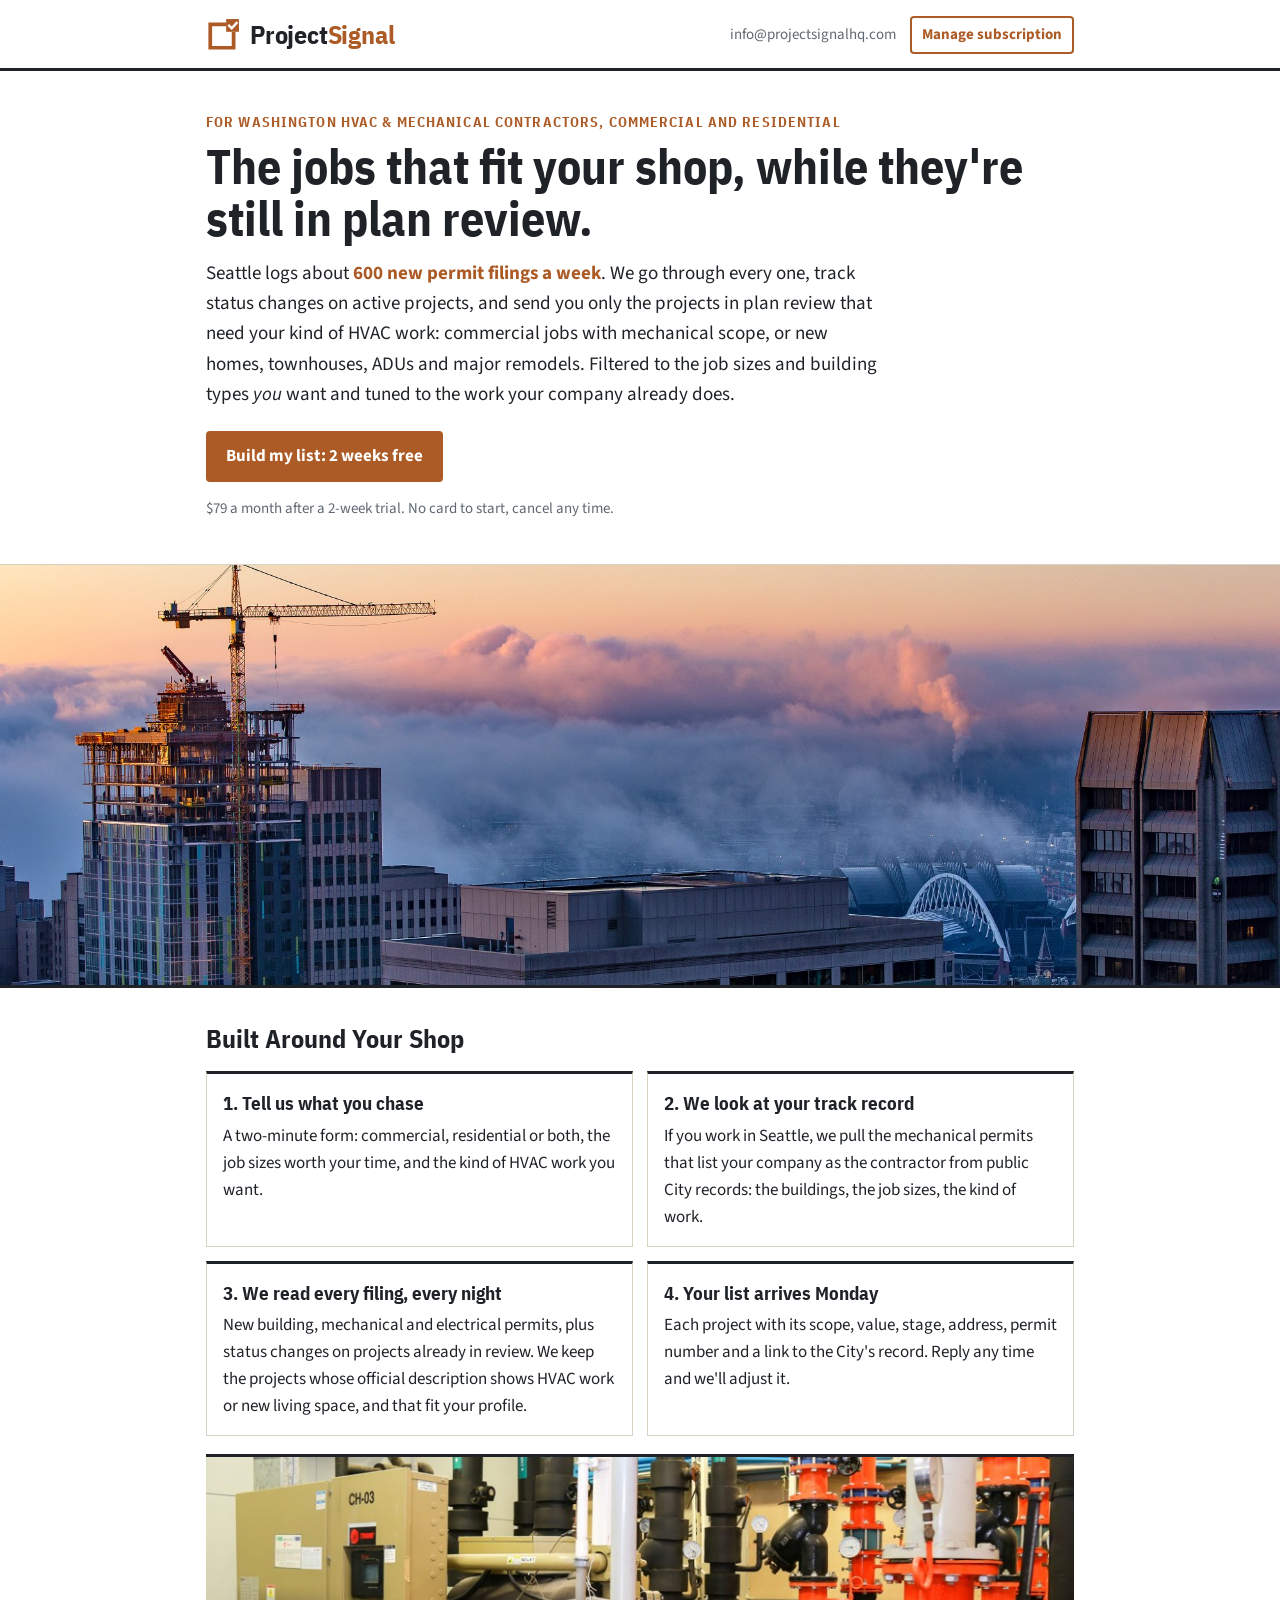
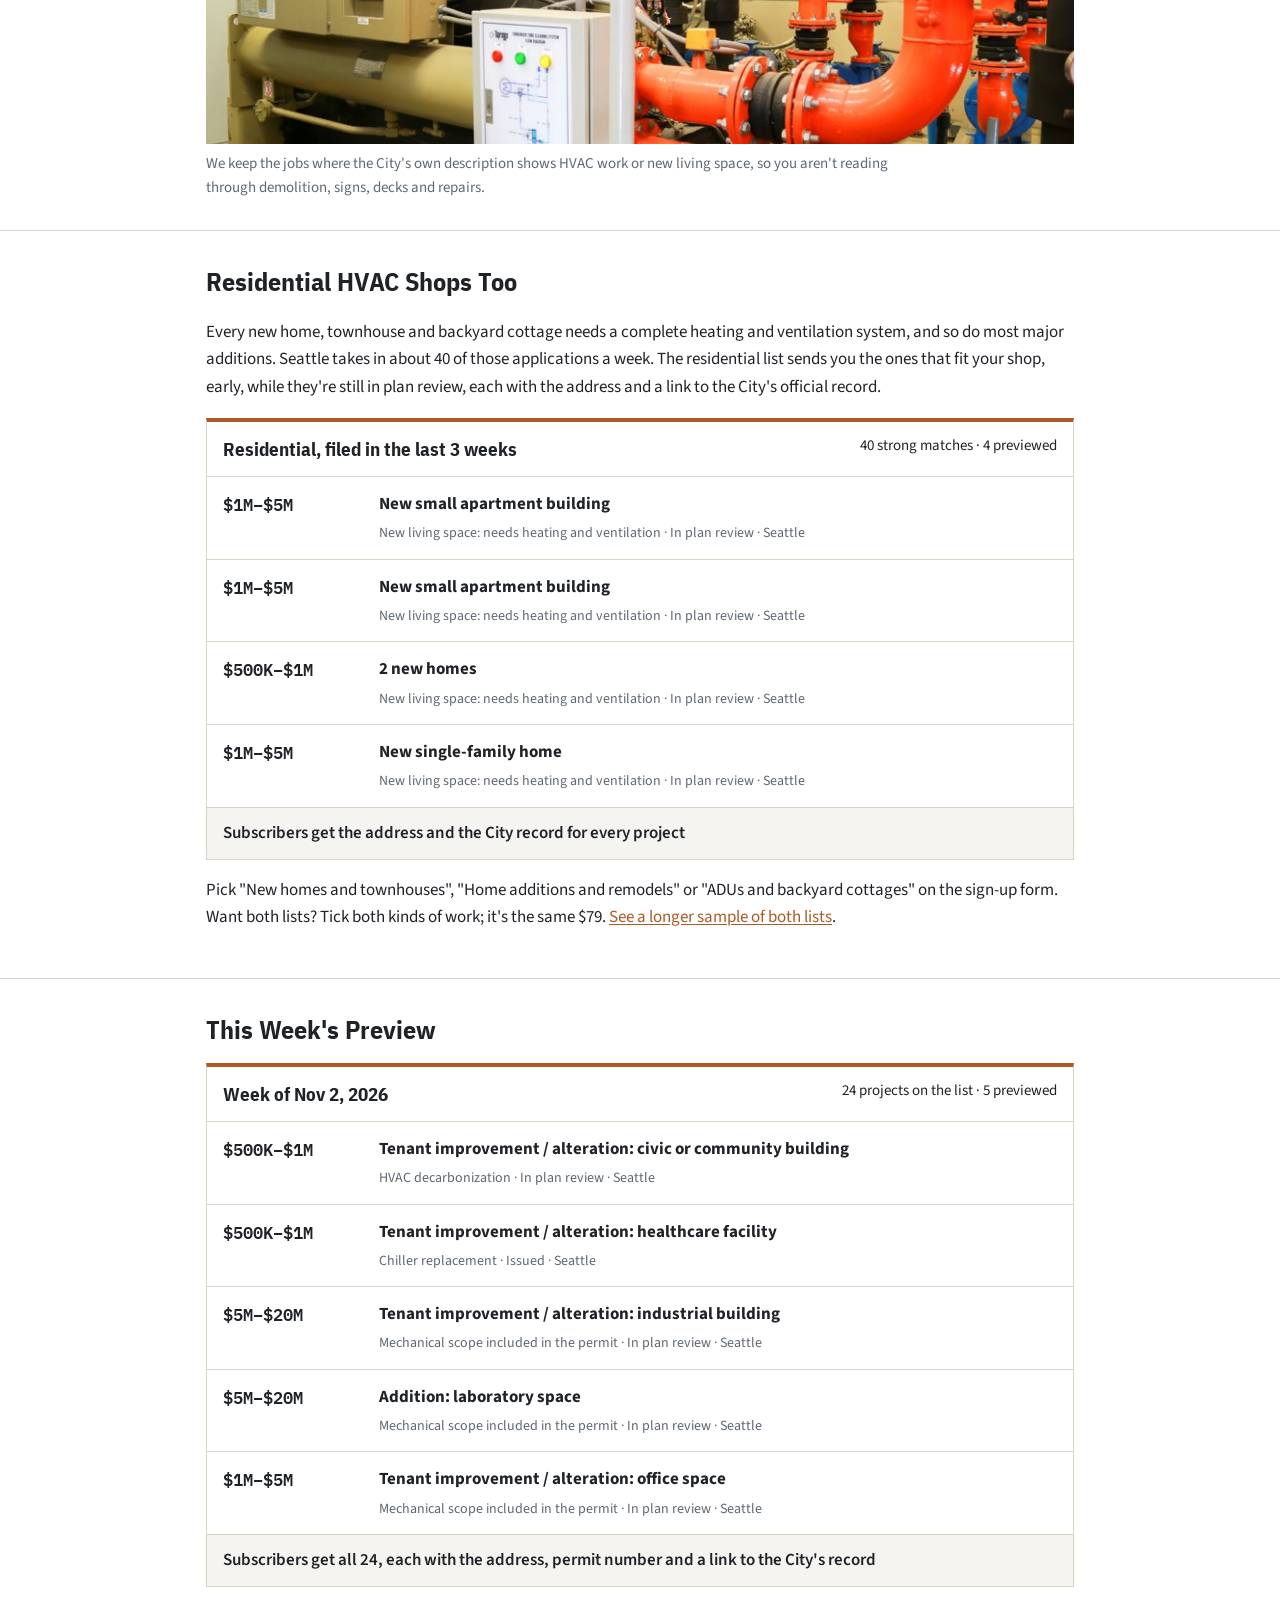
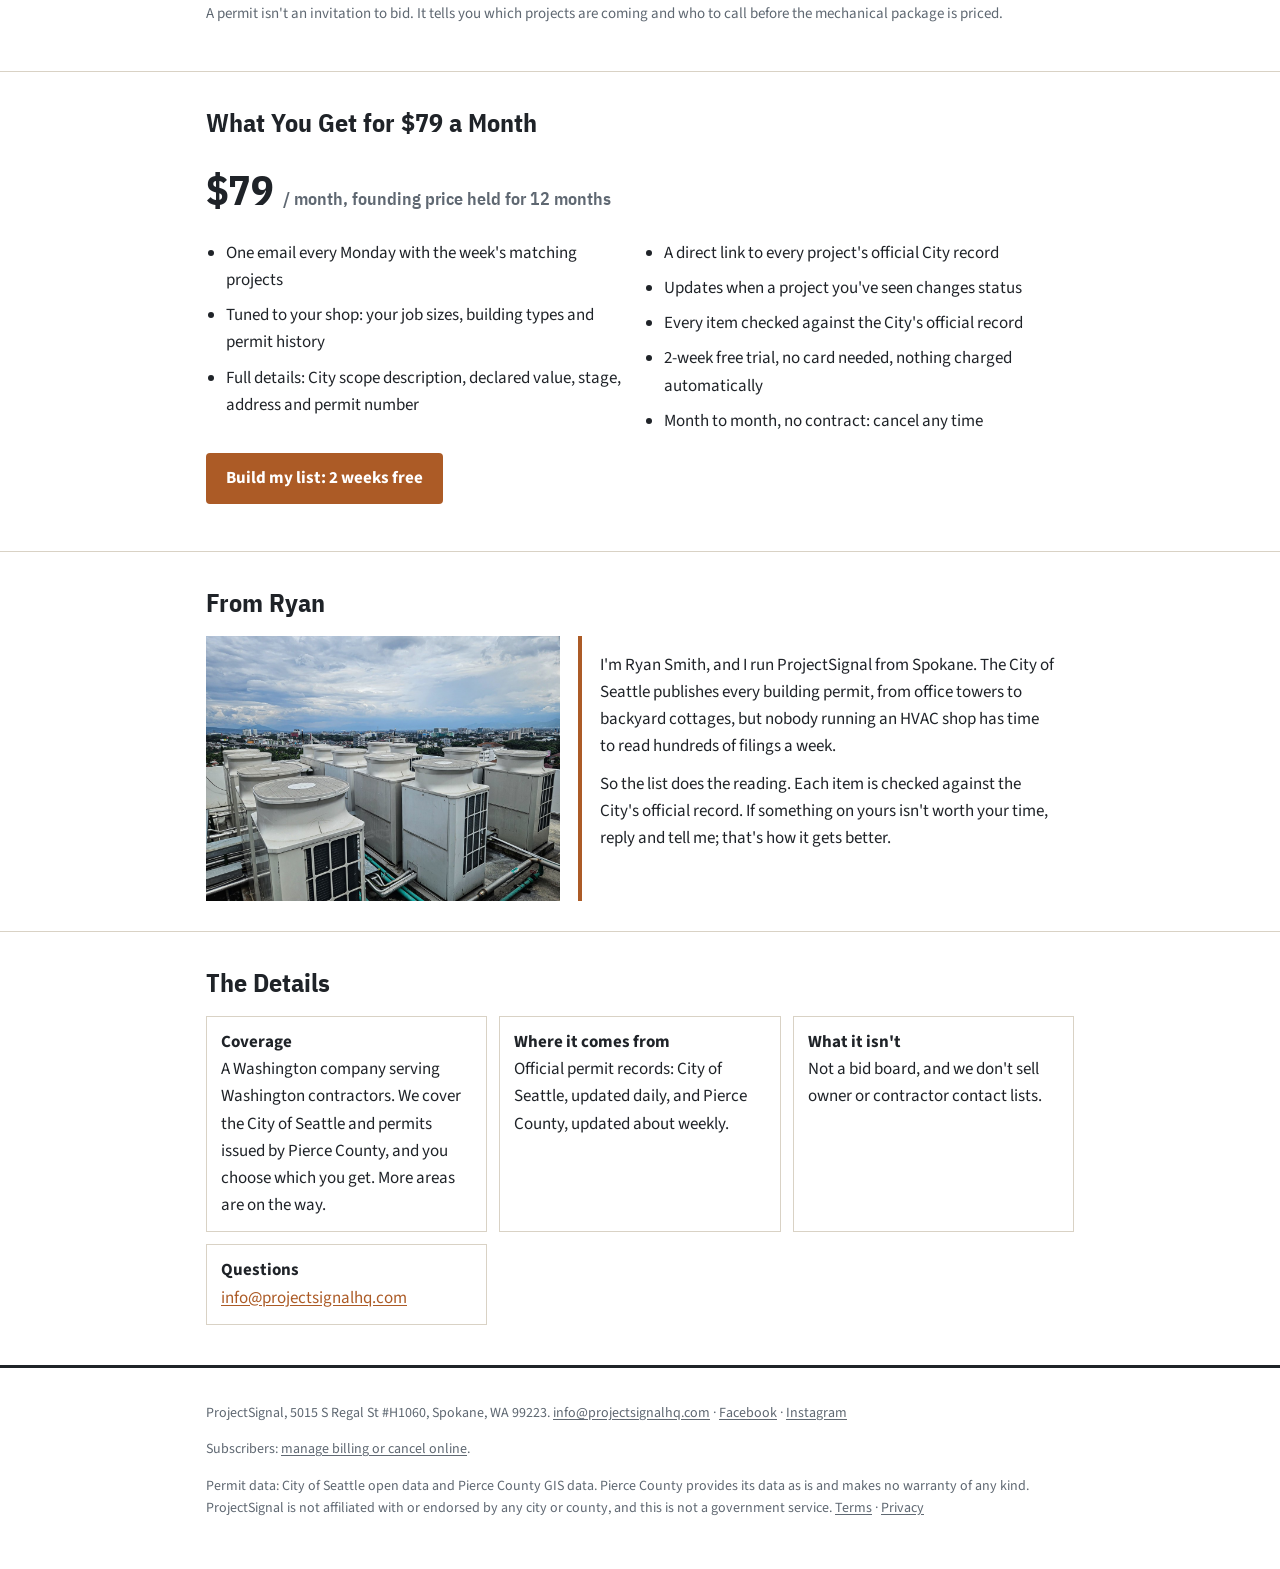
<file: index.html>
<!doctype html>
<html lang="en">
<head>
<meta charset="utf-8">
<meta name="viewport" content="width=device-width,initial-scale=1">
<title>ProjectSignal | The Seattle and Pierce County HVAC jobs that fit your shop</title>
<meta name="description" content="Every Monday: Seattle projects in plan review that need HVAC work, commercial or residential, picked from hundreds of permit filings and filtered to the jobs your shop does. $79/month.">
<link rel="icon" href="favicon.svg" type="image/svg+xml">
<link rel="canonical" href="https://projectsignalhq.com/">
<meta property="og:type" content="website">
<meta property="og:site_name" content="ProjectSignal">
<meta property="og:title" content="ProjectSignal | The Seattle and Pierce County HVAC jobs that fit your shop">
<meta property="og:description" content="Every Monday: Seattle projects in plan review that need HVAC work, commercial or residential, picked from hundreds of permit filings and filtered to the jobs your shop does. $79/month.">
<meta property="og:url" content="https://projectsignalhq.com/">
<meta property="og:image" content="https://projectsignalhq.com/brand/og-card.png">
<meta property="og:image:width" content="1200">
<meta property="og:image:height" content="630">
<meta name="twitter:card" content="summary_large_image">
<link rel="preconnect" href="https://fonts.googleapis.com"><link rel="preconnect" href="https://fonts.gstatic.com" crossorigin><link rel="stylesheet" href="https://fonts.googleapis.com/css2?family=IBM+Plex+Mono:wght@500&family=IBM+Plex+Sans+Condensed:wght@600;700&family=Source+Sans+3:wght@400;600;700&display=swap">
<link rel="stylesheet" href="styles.css">
</head>
<body>
<header class="top"><div class="wrap"><a class="wordmark" href="index.html"><img src="favicon.svg" alt=""><span class="wm">Project<span>Signal</span></span></a><nav class="topnav"><a class="contact" href="mailto:info@projectsignalhq.com">info@projectsignalhq.com</a><a class="manage" href="https://billing.stripe.com/p/login/8x228q0Ri2bh69bcdr8Zq00">Manage subscription</a></nav></div></header>
<main>
<div class="wrap hero">
  <p class="eyebrow">For Washington HVAC &amp; mechanical contractors, commercial and residential</p>
  <h1>The jobs that fit your shop, while they're still in plan review.</h1>
  <p class="lede">Seattle logs about <span class="stat">600 new permit filings a week</span>. We go through every one, track status changes on active projects, and send you only the projects in plan review that need your kind of HVAC work: commercial jobs with mechanical scope, or new homes, townhouses, ADUs and major remodels. Filtered to the job sizes and building types <em>you</em> want and tuned to the work your company already does.</p>
  <a class="btn" href="signup.html">Build my list: 2 weeks free</a>
  <p class="small">$79 a month after a 2-week trial. No card to start, cancel any time.</p>
</div>
<figure class="band"><img src="img/seattle-crane-2000.jpg" srcset="img/seattle-crane-1000.jpg 1000w, img/seattle-crane-2000.jpg 2000w" sizes="100vw" width="2000" height="1068" alt="A tower crane over downtown Seattle at sunrise" fetchpriority="high"></figure>

<section><div class="wrap">
  <h2>Built Around Your Shop</h2>
  <ul class="steps">
    <li><b>1. Tell us what you chase</b>A two-minute form: commercial, residential or both, the job sizes worth your time, and the kind of HVAC work you want.</li>
    <li><b>2. We look at your track record</b>If you work in Seattle, we pull the mechanical permits that list your company as the contractor from public City records: the buildings, the job sizes, the kind of work.</li>
    <li><b>3. We read every filing, every night</b>New building, mechanical and electrical permits, plus status changes on projects already in review. We keep the projects whose official description shows HVAC work or new living space, and that fit your profile.</li>
    <li><b>4. Your list arrives Monday</b>Each project with its scope, value, stage, address, permit number and a link to the City's record. Reply any time and we'll adjust it.</li>
  </ul>
  <figure class="photo"><img src="img/mechanical-room-1600.jpg" srcset="img/mechanical-room-900.jpg 900w, img/mechanical-room-1600.jpg 1600w" sizes="(max-width:900px) 100vw, 868px" width="1600" height="1066" loading="lazy" alt="Chillers and piping in a commercial mechanical room">
  <figcaption>We keep the jobs where the City's own description shows HVAC work or new living space, so you aren't reading through demolition, signs, decks and repairs.</figcaption></figure>
</div></section>

<section><div class="wrap">
  <h2>Residential HVAC Shops Too</h2>
  <p>Every new home, townhouse and backyard cottage needs a complete heating and ventilation system, and so do most major additions. Seattle takes in about 40 of those applications a week. The residential list sends you the ones that fit your shop, early, while they're still in plan review, each with the address and a link to the City's official record.</p>
  <div class="sheet preview"><div class="sheet-head"><b>Residential, filed in the last 3 weeks</b><span>40 strong matches · 4 previewed</span></div>
  <div class="row"><div class="value mono">$1M–$5M</div><div><p class="desc"><b>New small apartment building</b></p><div class="meta">New living space: needs heating and ventilation · In plan review · Seattle</div></div></div><div class="row"><div class="value mono">$1M–$5M</div><div><p class="desc"><b>New small apartment building</b></p><div class="meta">New living space: needs heating and ventilation · In plan review · Seattle</div></div></div><div class="row"><div class="value mono">$500K–$1M</div><div><p class="desc"><b>2 new homes</b></p><div class="meta">New living space: needs heating and ventilation · In plan review · Seattle</div></div></div><div class="row"><div class="value mono">$1M–$5M</div><div><p class="desc"><b>New single-family home</b></p><div class="meta">New living space: needs heating and ventilation · In plan review · Seattle</div></div></div>
  <div class="more">Subscribers get the address and the City record for every project</div></div>
  <p>Pick "New homes and townhouses", "Home additions and remodels" or "ADUs and backyard cottages" on the sign-up form. Want both lists? Tick both kinds of work; it's the same $79. <a href="sample.html">See a longer sample of both lists</a>.</p>
</div></section>

<section><div class="wrap">
  <h2>This Week's Preview</h2>
  <div class="sheet preview" id="preview">
    <div class="sheet-head"><b>Week of Nov 2, 2026</b><span>24 projects on the list · 5 previewed</span></div>
    <div class="row"><div class="value mono">$500K–$1M</div><div><p class="desc"><b>Tenant improvement / alteration: civic or community building</b></p><div class="meta">HVAC decarbonization · In plan review · Seattle</div></div></div><div class="row"><div class="value mono">$500K–$1M</div><div><p class="desc"><b>Tenant improvement / alteration: healthcare facility</b></p><div class="meta">Chiller replacement · Issued · Seattle</div></div></div><div class="row"><div class="value mono">$5M–$20M</div><div><p class="desc"><b>Tenant improvement / alteration: industrial building</b></p><div class="meta">Mechanical scope included in the permit · In plan review · Seattle</div></div></div><div class="row"><div class="value mono">$5M–$20M</div><div><p class="desc"><b>Addition: laboratory space</b></p><div class="meta">Mechanical scope included in the permit · In plan review · Seattle</div></div></div><div class="row"><div class="value mono">$1M–$5M</div><div><p class="desc"><b>Tenant improvement / alteration: office space</b></p><div class="meta">Mechanical scope included in the permit · In plan review · Seattle</div></div></div>
    <div class="more">Subscribers get all 24, each with the address, permit number and a link to the City's record</div>
  </div>
  <p class="small">A permit isn't an invitation to bid. It tells you which projects are coming and who to call before the mechanical package is priced.</p>
</div></section>

<section><div class="wrap">
  <h2>What You Get for $79 a Month</h2>
  <p class="price">$79 <small>/ month, founding price held for 12 months</small></p>
  <ul class="included">
    <li>One email every Monday with the week's matching projects</li>
    <li>Tuned to your shop: your job sizes, building types and permit history</li>
    <li>Full details: City scope description, declared value, stage, address and permit number</li>
    <li>A direct link to every project's official City record</li>
    <li>Updates when a project you've seen changes status</li>
    <li>Every item checked against the City's official record</li>
    <li>2-week free trial, no card needed, nothing charged automatically</li>
    <li>Month to month, no contract: cancel any time</li>
  </ul>
  <p style="margin-top:18px"><a class="btn" href="signup.html">Build my list: 2 weeks free</a></p>
</div></section>

<section><div class="wrap">
  <h2>From Ryan</h2>
  <div class="ryan"><img class="side" src="img/rooftop-units-1200.jpg" width="1200" height="900" loading="lazy" alt="Rooftop mechanical units on a commercial building above the city"><div class="note">
    <p>I'm Ryan Smith, and I run ProjectSignal from Spokane. The City of Seattle publishes every building permit, from office towers to backyard cottages, but nobody running an HVAC shop has time to read hundreds of filings a week.</p>
    <p>So the list does the reading. Each item is checked against the City's official record. If something on yours isn't worth your time, reply and tell me; that's how it gets better.</p>
  </div></div>
</div></section>

<section><div class="wrap">
  <h2>The Details</h2>
  <ul class="terms">
    <li><b>Coverage</b>A Washington company serving Washington contractors. We cover the City of Seattle and permits issued by Pierce County, and you choose which you get. More areas are on the way.</li>
    <li><b>Where it comes from</b>Official permit records: City of Seattle, updated daily, and Pierce County, updated about weekly.</li>
    <li><b>What it isn't</b>Not a bid board, and we don't sell owner or contractor contact lists.</li>
    <li><b>Questions</b><a href="mailto:info@projectsignalhq.com">info@projectsignalhq.com</a></li>
  </ul>
</div></section>
</main>
<footer><div class="wrap"><p>ProjectSignal, 5015 S Regal St #H1060, Spokane, WA 99223. <a href="mailto:info@projectsignalhq.com">info@projectsignalhq.com</a> · <a href="https://www.facebook.com/projectsignalhq" rel="noopener">Facebook</a> · <a href="https://www.instagram.com/projectsignalhq/" rel="noopener">Instagram</a></p><p>Subscribers: <a href="https://billing.stripe.com/p/login/8x228q0Ri2bh69bcdr8Zq00">manage billing or cancel online</a>.</p><p>Permit data: City of Seattle open data and Pierce County GIS data. Pierce County provides its data as is and makes no warranty of any kind. ProjectSignal is not affiliated with or endorsed by any city or county, and this is not a government service. <a href="terms.html">Terms</a> · <a href="privacy.html">Privacy</a></p></div></footer>
<script>try{var m=/[?&]ref=([A-Za-z0-9_-]{1,24})/.exec(location.search);if(m)localStorage.setItem("ps_ref",JSON.stringify({r:m[1],t:Date.now()}))}catch(e){}</script>
</body>
</html>
</file>
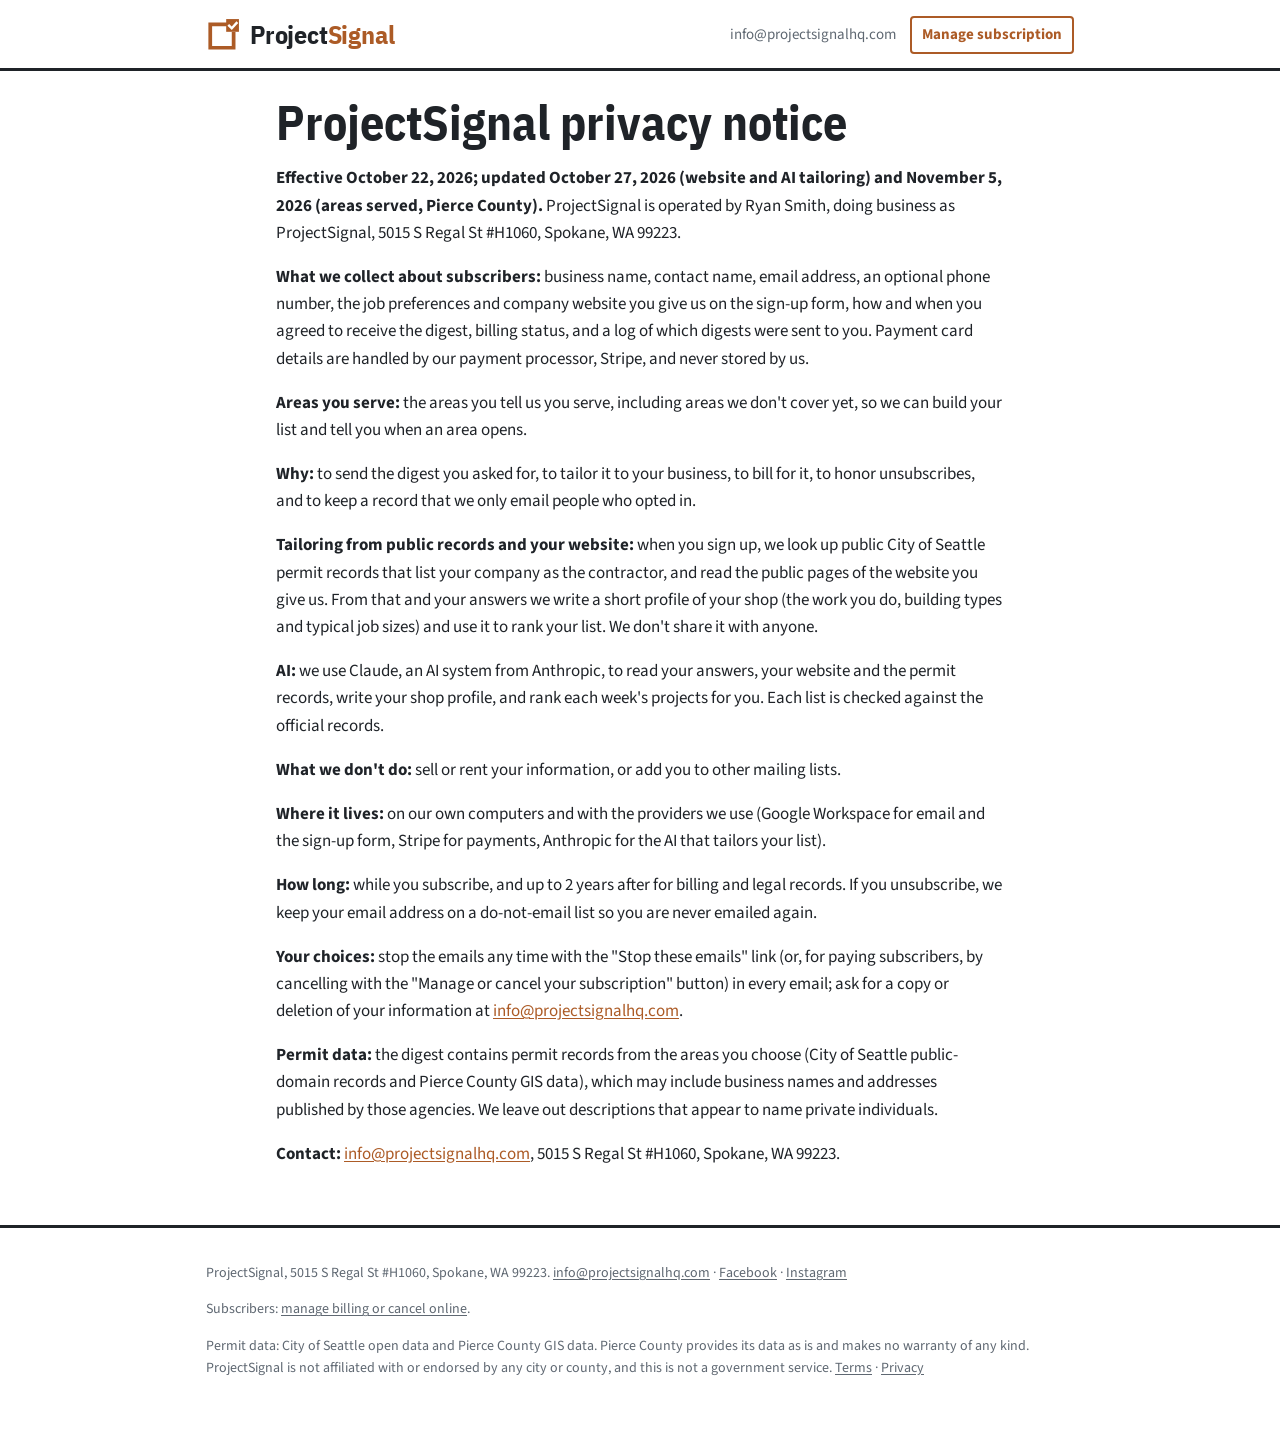
<file: privacy.html>
<!doctype html>
<html lang="en">
<head>
<meta charset="utf-8">
<meta name="viewport" content="width=device-width,initial-scale=1">
<title>Privacy notice | ProjectSignal</title>
<meta name="description" content="ProjectSignal privacy notice">
<link rel="icon" href="favicon.svg" type="image/svg+xml">
<link rel="canonical" href="https://projectsignalhq.com/privacy.html">
<meta property="og:type" content="website">
<meta property="og:site_name" content="ProjectSignal">
<meta property="og:title" content="Privacy notice | ProjectSignal">
<meta property="og:description" content="ProjectSignal privacy notice">
<meta property="og:url" content="https://projectsignalhq.com/privacy.html">
<meta property="og:image" content="https://projectsignalhq.com/brand/og-card.png">
<meta property="og:image:width" content="1200">
<meta property="og:image:height" content="630">
<meta name="twitter:card" content="summary_large_image">
<link rel="preconnect" href="https://fonts.googleapis.com"><link rel="preconnect" href="https://fonts.gstatic.com" crossorigin><link rel="stylesheet" href="https://fonts.googleapis.com/css2?family=IBM+Plex+Mono:wght@500&family=IBM+Plex+Sans+Condensed:wght@600;700&family=Source+Sans+3:wght@400;600;700&display=swap">
<link rel="stylesheet" href="styles.css">
</head>
<body>
<header class="top"><div class="wrap"><a class="wordmark" href="index.html"><img src="favicon.svg" alt=""><span class="wm">Project<span>Signal</span></span></a><nav class="topnav"><a class="contact" href="mailto:info@projectsignalhq.com">info@projectsignalhq.com</a><a class="manage" href="https://billing.stripe.com/p/login/8x228q0Ri2bh69bcdr8Zq00">Manage subscription</a></nav></div></header>
<main class="wrap doc">
<h1>ProjectSignal privacy notice</h1>
<p><strong>Effective October 22, 2026; updated October 27, 2026 (website and AI tailoring) and November 5, 2026 (areas served, Pierce County).</strong> ProjectSignal is operated by Ryan Smith, doing business as ProjectSignal, 5015 S Regal St #H1060, Spokane, WA 99223.</p>
<p><strong>What we collect about subscribers:</strong> business name, contact name, email address, an optional phone number, the job preferences and company website you give us on the sign-up form, how and when you agreed to receive the digest, billing status, and a log of which digests were sent to you. Payment card details are handled by our payment processor, Stripe, and never stored by us.</p>
<p><strong>Areas you serve:</strong> the areas you tell us you serve, including areas we don't cover yet, so we can build your list and tell you when an area opens.</p>
<p><strong>Why:</strong> to send the digest you asked for, to tailor it to your business, to bill for it, to honor unsubscribes, and to keep a record that we only email people who opted in.</p>
<p><strong>Tailoring from public records and your website:</strong> when you sign up, we look up public City of Seattle permit records that list your company as the contractor, and read the public pages of the website you give us. From that and your answers we write a short profile of your shop (the work you do, building types and typical job sizes) and use it to rank your list. We don't share it with anyone.</p>
<p><strong>AI:</strong> we use Claude, an AI system from Anthropic, to read your answers, your website and the permit records, write your shop profile, and rank each week's projects for you. Each list is checked against the official records.</p>
<p><strong>What we don't do:</strong> sell or rent your information, or add you to other mailing lists.</p>
<p><strong>Where it lives:</strong> on our own computers and with the providers we use (Google Workspace for email and the sign-up form, Stripe for payments, Anthropic for the AI that tailors your list).</p>
<p><strong>How long:</strong> while you subscribe, and up to 2 years after for billing and legal records. If you unsubscribe, we keep your email address on a do-not-email list so you are never emailed again.</p>
<p><strong>Your choices:</strong> stop the emails any time with the "Stop these emails" link (or, for paying subscribers, by cancelling with the "Manage or cancel your subscription" button) in every email; ask for a copy or deletion of your information at <a href="mailto:info@projectsignalhq.com">info@projectsignalhq.com</a>.</p>
<p><strong>Permit data:</strong> the digest contains permit records from the areas you choose (City of Seattle public-domain records and Pierce County GIS data), which may include business names and addresses published by those agencies. We leave out descriptions that appear to name private individuals.</p>
<p><strong>Contact:</strong> <a href="mailto:info@projectsignalhq.com">info@projectsignalhq.com</a>, 5015 S Regal St #H1060, Spokane, WA 99223.</p>
</main>
<footer><div class="wrap"><p>ProjectSignal, 5015 S Regal St #H1060, Spokane, WA 99223. <a href="mailto:info@projectsignalhq.com">info@projectsignalhq.com</a> · <a href="https://www.facebook.com/projectsignalhq" rel="noopener">Facebook</a> · <a href="https://www.instagram.com/projectsignalhq/" rel="noopener">Instagram</a></p><p>Subscribers: <a href="https://billing.stripe.com/p/login/8x228q0Ri2bh69bcdr8Zq00">manage billing or cancel online</a>.</p><p>Permit data: City of Seattle open data and Pierce County GIS data. Pierce County provides its data as is and makes no warranty of any kind. ProjectSignal is not affiliated with or endorsed by any city or county, and this is not a government service. <a href="terms.html">Terms</a> · <a href="privacy.html">Privacy</a></p></div></footer>
<script>try{var m=/[?&]ref=([A-Za-z0-9_-]{1,24})/.exec(location.search);if(m)localStorage.setItem("ps_ref",JSON.stringify({r:m[1],t:Date.now()}))}catch(e){}</script>
</body>
</html>
</file>
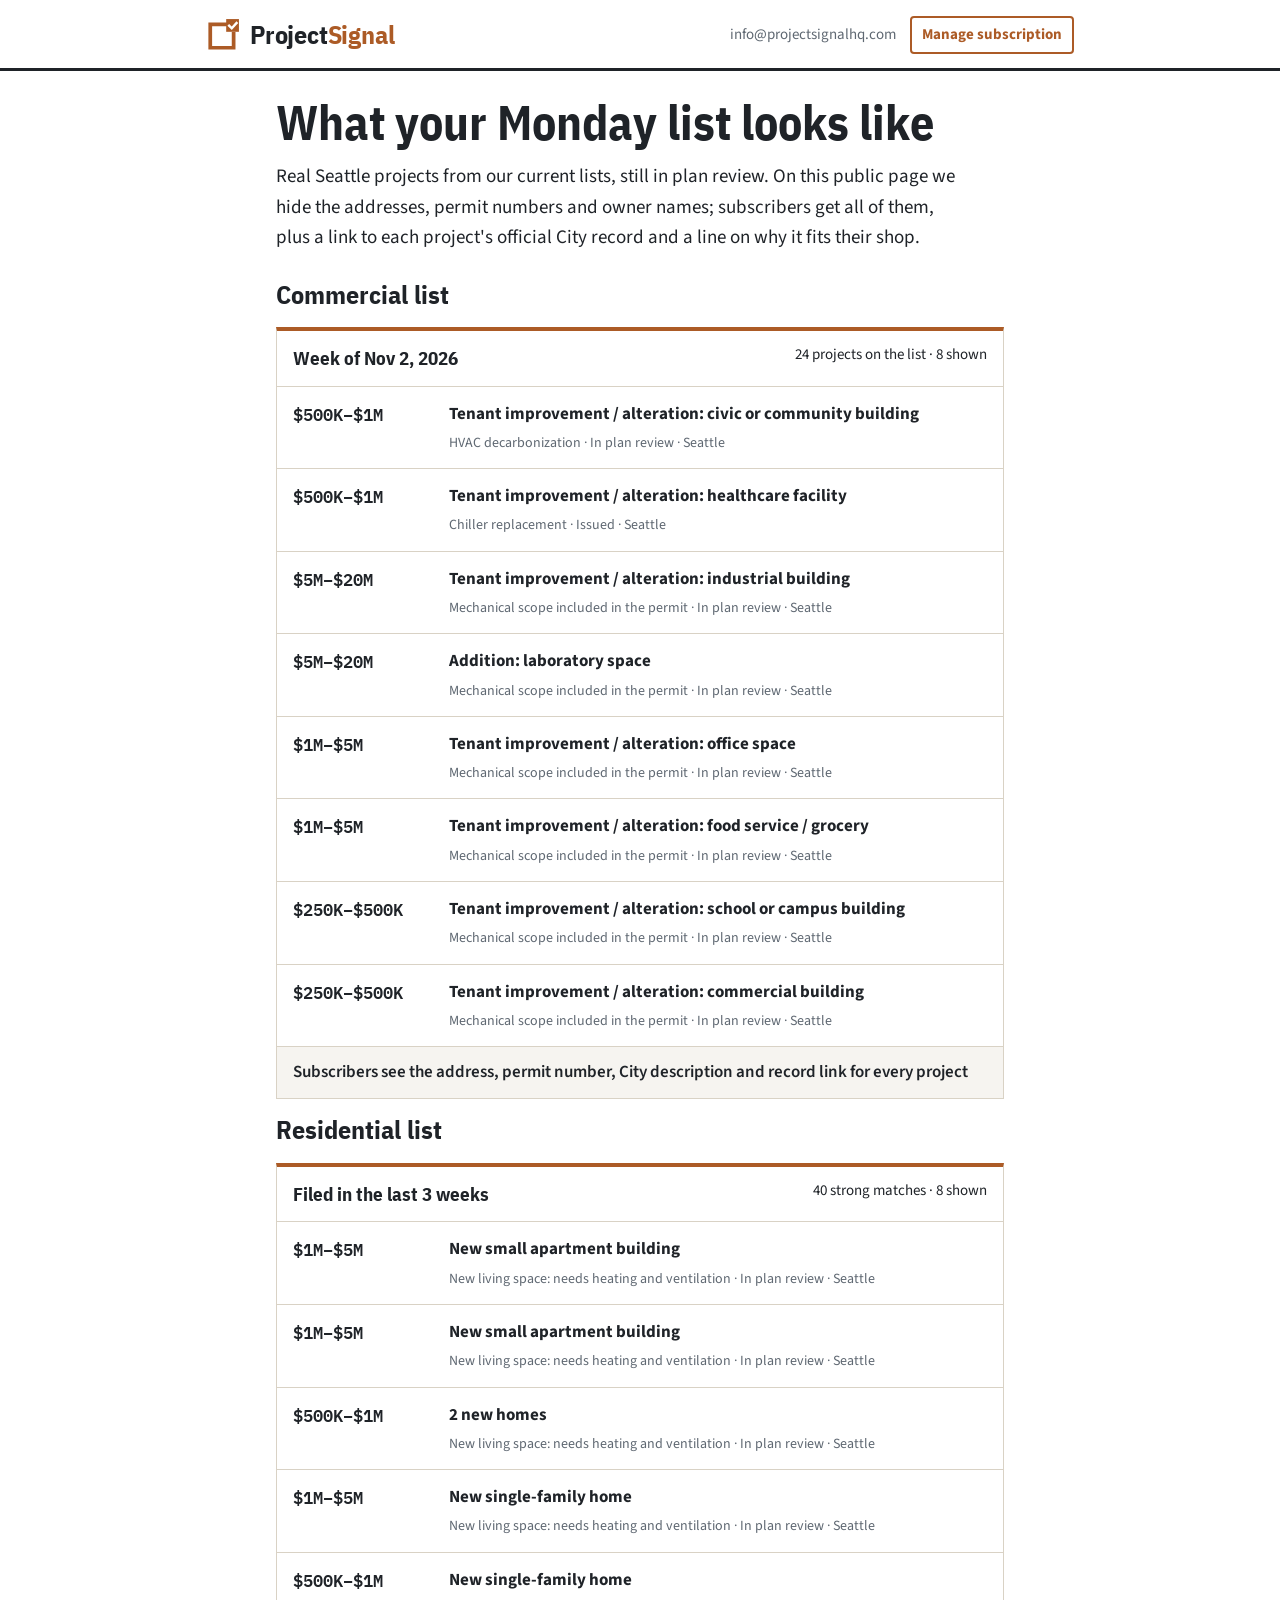
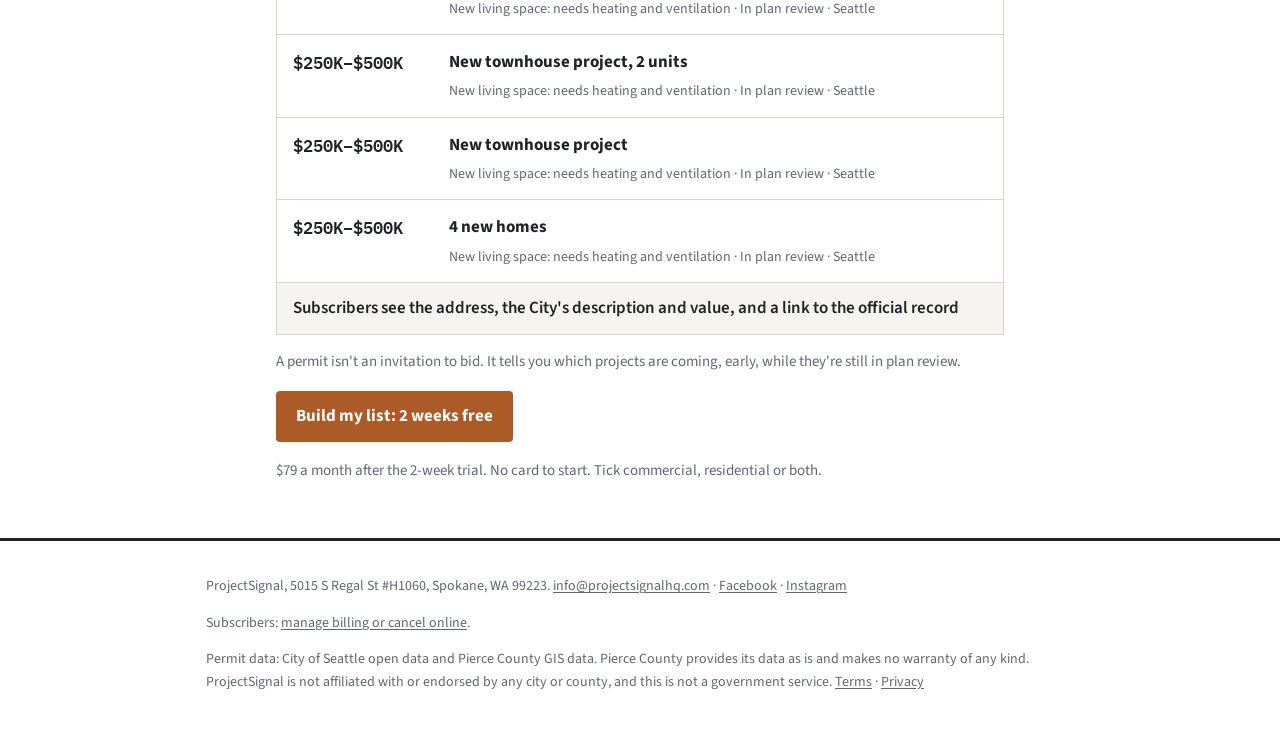
<file: sample.html>
<!doctype html>
<html lang="en">
<head>
<meta charset="utf-8">
<meta name="viewport" content="width=device-width,initial-scale=1">
<title>Sample lists | ProjectSignal</title>
<meta name="description" content="What a ProjectSignal Monday list looks like: real Seattle projects in plan review, commercial and residential.">
<link rel="icon" href="favicon.svg" type="image/svg+xml">
<link rel="canonical" href="https://projectsignalhq.com/sample.html">
<meta property="og:type" content="website">
<meta property="og:site_name" content="ProjectSignal">
<meta property="og:title" content="Sample lists | ProjectSignal">
<meta property="og:description" content="What a ProjectSignal Monday list looks like: real Seattle projects in plan review, commercial and residential.">
<meta property="og:url" content="https://projectsignalhq.com/sample.html">
<meta property="og:image" content="https://projectsignalhq.com/brand/og-card.png">
<meta property="og:image:width" content="1200">
<meta property="og:image:height" content="630">
<meta name="twitter:card" content="summary_large_image">
<link rel="preconnect" href="https://fonts.googleapis.com"><link rel="preconnect" href="https://fonts.gstatic.com" crossorigin><link rel="stylesheet" href="https://fonts.googleapis.com/css2?family=IBM+Plex+Mono:wght@500&family=IBM+Plex+Sans+Condensed:wght@600;700&family=Source+Sans+3:wght@400;600;700&display=swap">
<link rel="stylesheet" href="styles.css">
</head>
<body>
<header class="top"><div class="wrap"><a class="wordmark" href="index.html"><img src="favicon.svg" alt=""><span class="wm">Project<span>Signal</span></span></a><nav class="topnav"><a class="contact" href="mailto:info@projectsignalhq.com">info@projectsignalhq.com</a><a class="manage" href="https://billing.stripe.com/p/login/8x228q0Ri2bh69bcdr8Zq00">Manage subscription</a></nav></div></header>
<main class="wrap doc">
<h1>What your Monday list looks like</h1>
<p class="lede">Real Seattle projects from our current lists, still in plan review. On this public page we hide the addresses, permit numbers and owner names; subscribers get all of them, plus a link to each project's official City record and a line on why it fits their shop.</p>
<h2>Commercial list</h2>
<div class="sheet preview"><div class="sheet-head"><b>Week of Nov 2, 2026</b><span>24 projects on the list · 8 shown</span></div>
<div class="row"><div class="value mono">$500K–$1M</div><div><p class="desc"><b>Tenant improvement / alteration: civic or community building</b></p><div class="meta">HVAC decarbonization · In plan review · Seattle</div></div></div><div class="row"><div class="value mono">$500K–$1M</div><div><p class="desc"><b>Tenant improvement / alteration: healthcare facility</b></p><div class="meta">Chiller replacement · Issued · Seattle</div></div></div><div class="row"><div class="value mono">$5M–$20M</div><div><p class="desc"><b>Tenant improvement / alteration: industrial building</b></p><div class="meta">Mechanical scope included in the permit · In plan review · Seattle</div></div></div><div class="row"><div class="value mono">$5M–$20M</div><div><p class="desc"><b>Addition: laboratory space</b></p><div class="meta">Mechanical scope included in the permit · In plan review · Seattle</div></div></div><div class="row"><div class="value mono">$1M–$5M</div><div><p class="desc"><b>Tenant improvement / alteration: office space</b></p><div class="meta">Mechanical scope included in the permit · In plan review · Seattle</div></div></div><div class="row"><div class="value mono">$1M–$5M</div><div><p class="desc"><b>Tenant improvement / alteration: food service / grocery</b></p><div class="meta">Mechanical scope included in the permit · In plan review · Seattle</div></div></div><div class="row"><div class="value mono">$250K–$500K</div><div><p class="desc"><b>Tenant improvement / alteration: school or campus building</b></p><div class="meta">Mechanical scope included in the permit · In plan review · Seattle</div></div></div><div class="row"><div class="value mono">$250K–$500K</div><div><p class="desc"><b>Tenant improvement / alteration: commercial building</b></p><div class="meta">Mechanical scope included in the permit · In plan review · Seattle</div></div></div>
<div class="more">Subscribers see the address, permit number, City description and record link for every project</div></div>
<h2>Residential list</h2>
<div class="sheet preview"><div class="sheet-head"><b>Filed in the last 3 weeks</b><span>40 strong matches · 8 shown</span></div>
<div class="row"><div class="value mono">$1M–$5M</div><div><p class="desc"><b>New small apartment building</b></p><div class="meta">New living space: needs heating and ventilation · In plan review · Seattle</div></div></div><div class="row"><div class="value mono">$1M–$5M</div><div><p class="desc"><b>New small apartment building</b></p><div class="meta">New living space: needs heating and ventilation · In plan review · Seattle</div></div></div><div class="row"><div class="value mono">$500K–$1M</div><div><p class="desc"><b>2 new homes</b></p><div class="meta">New living space: needs heating and ventilation · In plan review · Seattle</div></div></div><div class="row"><div class="value mono">$1M–$5M</div><div><p class="desc"><b>New single-family home</b></p><div class="meta">New living space: needs heating and ventilation · In plan review · Seattle</div></div></div><div class="row"><div class="value mono">$500K–$1M</div><div><p class="desc"><b>New single-family home</b></p><div class="meta">New living space: needs heating and ventilation · In plan review · Seattle</div></div></div><div class="row"><div class="value mono">$250K–$500K</div><div><p class="desc"><b>New townhouse project, 2 units</b></p><div class="meta">New living space: needs heating and ventilation · In plan review · Seattle</div></div></div><div class="row"><div class="value mono">$250K–$500K</div><div><p class="desc"><b>New townhouse project</b></p><div class="meta">New living space: needs heating and ventilation · In plan review · Seattle</div></div></div><div class="row"><div class="value mono">$250K–$500K</div><div><p class="desc"><b>4 new homes</b></p><div class="meta">New living space: needs heating and ventilation · In plan review · Seattle</div></div></div>
<div class="more">Subscribers see the address, the City's description and value, and a link to the official record</div></div>
<p class="small">A permit isn't an invitation to bid. It tells you which projects are coming, early, while they're still in plan review.</p>
<p><a class="btn" href="signup.html">Build my list: 2 weeks free</a></p>
<p class="small">$79 a month after the 2-week trial. No card to start. Tick commercial, residential or both.</p>
</main>
<footer><div class="wrap"><p>ProjectSignal, 5015 S Regal St #H1060, Spokane, WA 99223. <a href="mailto:info@projectsignalhq.com">info@projectsignalhq.com</a> · <a href="https://www.facebook.com/projectsignalhq" rel="noopener">Facebook</a> · <a href="https://www.instagram.com/projectsignalhq/" rel="noopener">Instagram</a></p><p>Subscribers: <a href="https://billing.stripe.com/p/login/8x228q0Ri2bh69bcdr8Zq00">manage billing or cancel online</a>.</p><p>Permit data: City of Seattle open data and Pierce County GIS data. Pierce County provides its data as is and makes no warranty of any kind. ProjectSignal is not affiliated with or endorsed by any city or county, and this is not a government service. <a href="terms.html">Terms</a> · <a href="privacy.html">Privacy</a></p></div></footer>
<script>try{var m=/[?&]ref=([A-Za-z0-9_-]{1,24})/.exec(location.search);if(m)localStorage.setItem("ps_ref",JSON.stringify({r:m[1],t:Date.now()}))}catch(e){}</script>
</body>
</html>
</file>
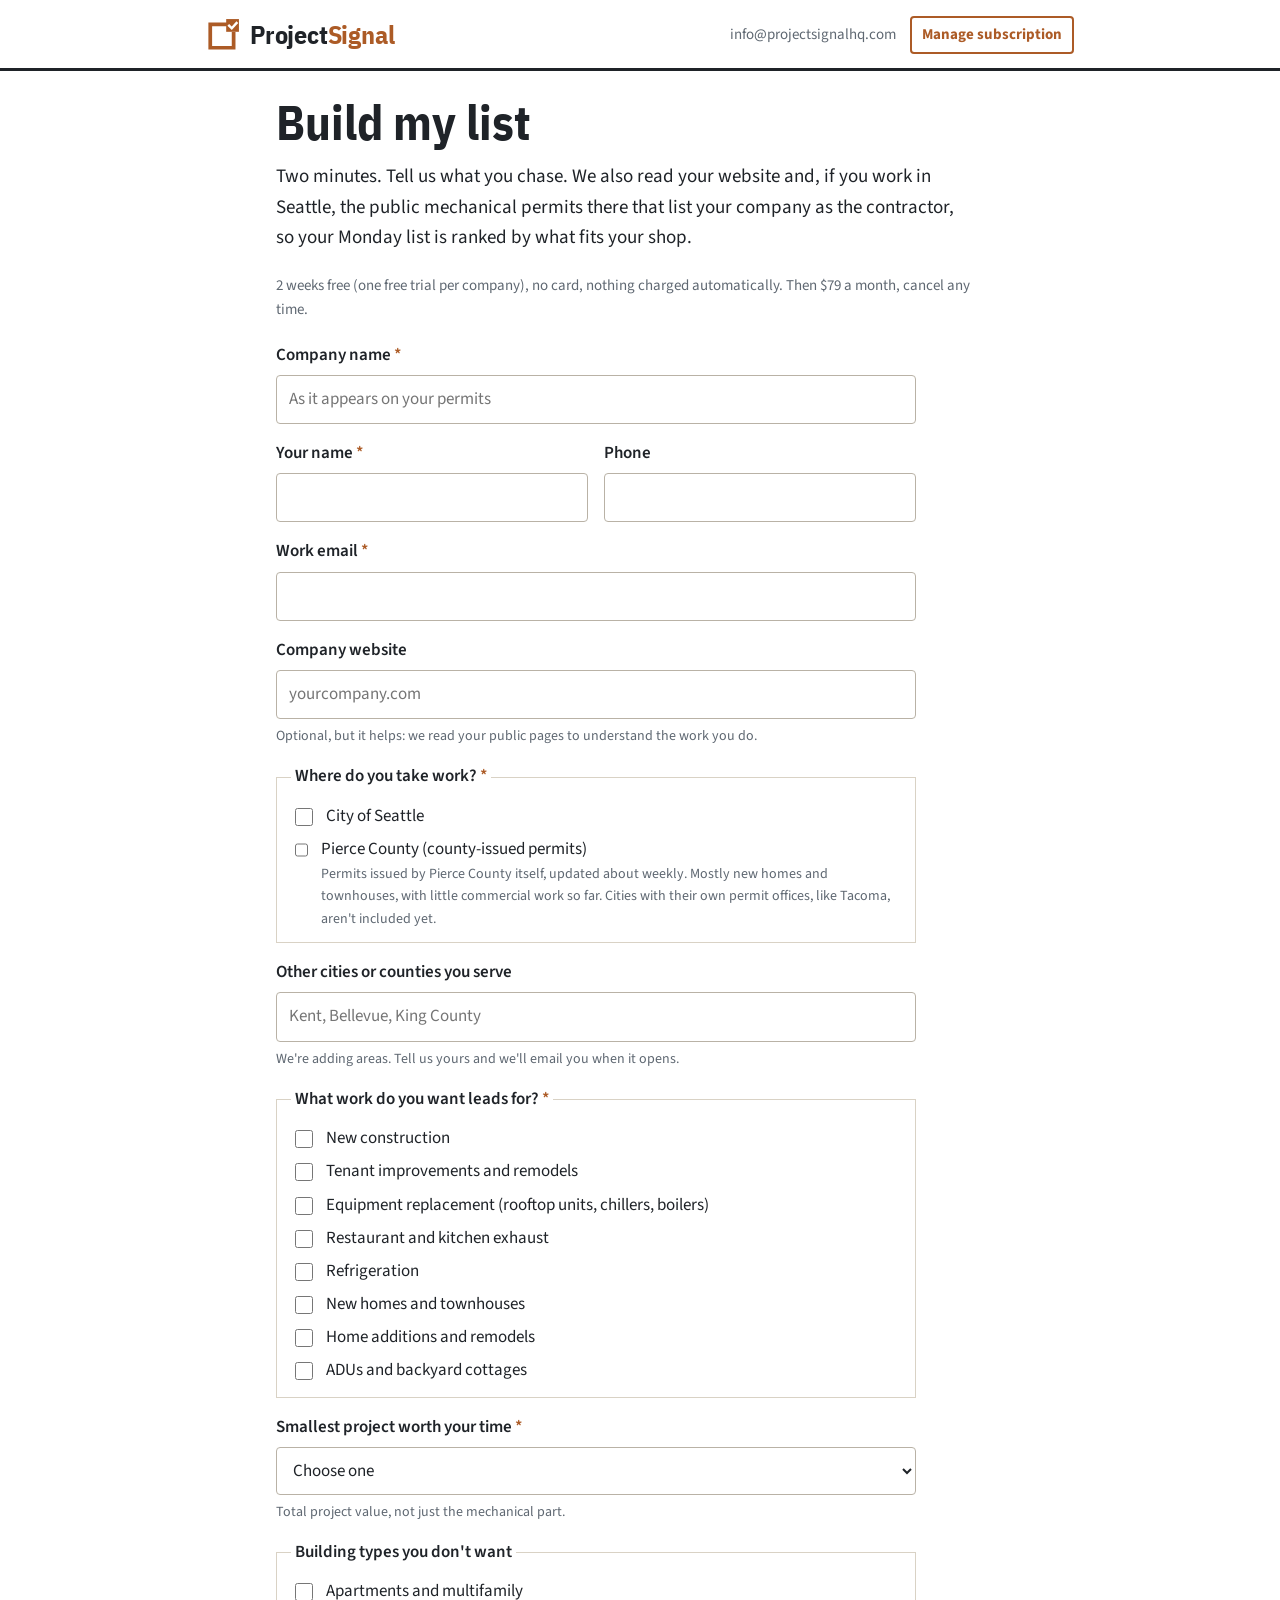
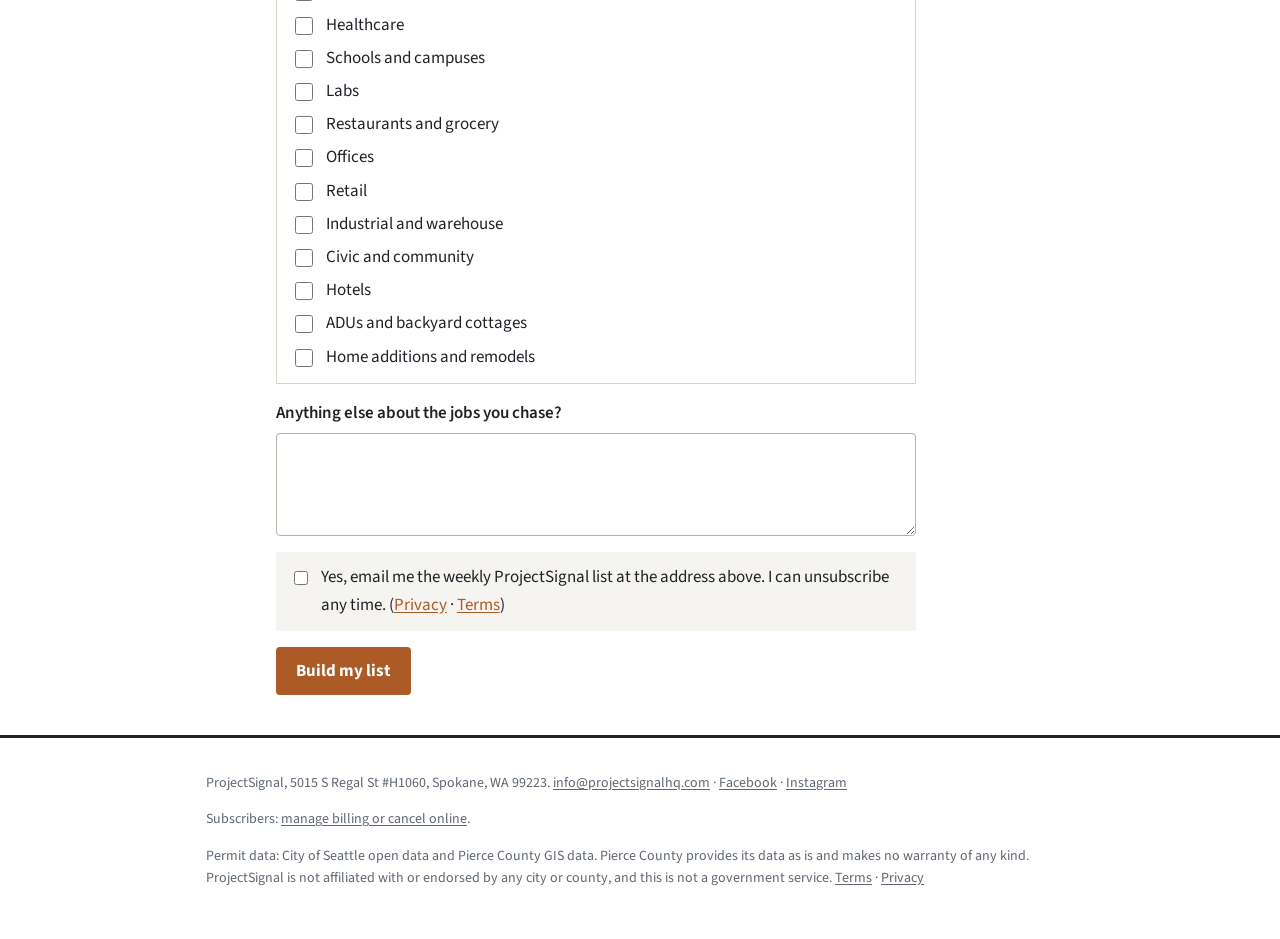
<file: signup.html>
<!doctype html>
<html lang="en">
<head>
<meta charset="utf-8">
<meta name="viewport" content="width=device-width,initial-scale=1">
<title>Build my list | ProjectSignal</title>
<meta name="description" content="Tell us what kind of HVAC work you chase, commercial or residential. 2-week free trial, no card.">
<link rel="icon" href="favicon.svg" type="image/svg+xml">
<link rel="canonical" href="https://projectsignalhq.com/signup.html">
<meta property="og:type" content="website">
<meta property="og:site_name" content="ProjectSignal">
<meta property="og:title" content="Build my list | ProjectSignal">
<meta property="og:description" content="Tell us what kind of HVAC work you chase, commercial or residential. 2-week free trial, no card.">
<meta property="og:url" content="https://projectsignalhq.com/signup.html">
<meta property="og:image" content="https://projectsignalhq.com/brand/og-card.png">
<meta property="og:image:width" content="1200">
<meta property="og:image:height" content="630">
<meta name="twitter:card" content="summary_large_image">
<link rel="preconnect" href="https://fonts.googleapis.com"><link rel="preconnect" href="https://fonts.gstatic.com" crossorigin><link rel="stylesheet" href="https://fonts.googleapis.com/css2?family=IBM+Plex+Mono:wght@500&family=IBM+Plex+Sans+Condensed:wght@600;700&family=Source+Sans+3:wght@400;600;700&display=swap">
<link rel="stylesheet" href="styles.css">
</head>
<body>
<header class="top"><div class="wrap"><a class="wordmark" href="index.html"><img src="favicon.svg" alt=""><span class="wm">Project<span>Signal</span></span></a><nav class="topnav"><a class="contact" href="mailto:info@projectsignalhq.com">info@projectsignalhq.com</a><a class="manage" href="https://billing.stripe.com/p/login/8x228q0Ri2bh69bcdr8Zq00">Manage subscription</a></nav></div></header>
<main class="wrap doc">
<h1>Build my list</h1>
<p class="lede">Two minutes. Tell us what you chase. We also read your website and, if you work in Seattle, the public mechanical permits there that list your company as the contractor, so your Monday list is ranked by what fits your shop.</p>
<p class="small">2 weeks free (one free trial per company), no card, nothing charged automatically. Then $79 a month, cancel any time.</p>

<form id="signup" class="form" novalidate >
  <label><span>Company name <span class="req">*</span></span><input name="company" required autocomplete="organization" placeholder="As it appears on your permits"></label>
  <div class="two">
    <label><span>Your name <span class="req">*</span></span><input name="name" required autocomplete="name"></label>
    <label><span>Phone</span><input name="phone" type="tel" autocomplete="tel"></label>
  </div>
  <label><span>Work email <span class="req">*</span></span><input name="email" type="email" required autocomplete="email"></label>
  <label><span>Company website</span><input name="company_site" type="text" inputmode="url" autocomplete="url" placeholder="yourcompany.com">
    <span class="hint">Optional, but it helps: we read your public pages to understand the work you do.</span></label>
<fieldset><legend>Where do you take work? <span class="req">*</span></legend><label class="opt"><input type="checkbox" name="area" value="seattle"> <span>City of Seattle</span></label><label class="opt"><input type="checkbox" name="area" value="pierce-county"> <span>Pierce County (county-issued permits)<span class="hint" style="display:block">Permits issued by Pierce County itself, updated about weekly. Mostly new homes and townhouses, with little commercial work so far. Cities with their own permit offices, like Tacoma, aren&#x27;t included yet.</span></span></label></fieldset><label><span>Other cities or counties you serve</span><input name="other_areas" placeholder="Kent, Bellevue, King County"><span class="hint">We're adding areas. Tell us yours and we'll email you when it opens.</span></label>  <fieldset><legend>What work do you want leads for? <span class="req">*</span></legend><label class="opt"><input type="checkbox" name="work" value="New construction"> <span>New construction</span></label><label class="opt"><input type="checkbox" name="work" value="Tenant improvements and remodels"> <span>Tenant improvements and remodels</span></label><label class="opt"><input type="checkbox" name="work" value="Equipment replacement (rooftop units, chillers, boilers)"> <span>Equipment replacement (rooftop units, chillers, boilers)</span></label><label class="opt"><input type="checkbox" name="work" value="Restaurant and kitchen exhaust"> <span>Restaurant and kitchen exhaust</span></label><label class="opt"><input type="checkbox" name="work" value="Refrigeration"> <span>Refrigeration</span></label><label class="opt"><input type="checkbox" name="work" value="New homes and townhouses"> <span>New homes and townhouses</span></label><label class="opt"><input type="checkbox" name="work" value="Home additions and remodels"> <span>Home additions and remodels</span></label><label class="opt"><input type="checkbox" name="work" value="ADUs and backyard cottages"> <span>ADUs and backyard cottages</span></label></fieldset>
  <label><span>Smallest project worth your time <span class="req">*</span></span>
    <select name="min_size" required><option value="">Choose one</option><option value="Any size">Any size</option><option value="$100,000 or more">$100,000 or more</option><option value="$250,000 or more">$250,000 or more</option><option value="$500,000 or more">$500,000 or more</option><option value="$1,000,000 or more">$1,000,000 or more</option></select>
    <span class="hint">Total project value, not just the mechanical part.</span></label>
  <fieldset><legend>Building types you don't want</legend><label class="opt"><input type="checkbox" name="skip" value="Apartments and multifamily"> <span>Apartments and multifamily</span></label><label class="opt"><input type="checkbox" name="skip" value="Healthcare"> <span>Healthcare</span></label><label class="opt"><input type="checkbox" name="skip" value="Schools and campuses"> <span>Schools and campuses</span></label><label class="opt"><input type="checkbox" name="skip" value="Labs"> <span>Labs</span></label><label class="opt"><input type="checkbox" name="skip" value="Restaurants and grocery"> <span>Restaurants and grocery</span></label><label class="opt"><input type="checkbox" name="skip" value="Offices"> <span>Offices</span></label><label class="opt"><input type="checkbox" name="skip" value="Retail"> <span>Retail</span></label><label class="opt"><input type="checkbox" name="skip" value="Industrial and warehouse"> <span>Industrial and warehouse</span></label><label class="opt"><input type="checkbox" name="skip" value="Civic and community"> <span>Civic and community</span></label><label class="opt"><input type="checkbox" name="skip" value="Hotels"> <span>Hotels</span></label><label class="opt"><input type="checkbox" name="skip" value="ADUs and backyard cottages"> <span>ADUs and backyard cottages</span></label><label class="opt"><input type="checkbox" name="skip" value="Home additions and remodels"> <span>Home additions and remodels</span></label></fieldset>
  <label><span>Anything else about the jobs you chase?</span><textarea name="notes" rows="3"></textarea></label>
  <label class="hp" aria-hidden="true">Website<input name="website" tabindex="-1" autocomplete="off"></label>
  <label class="opt consent"><input type="checkbox" name="consent" required> <span>Yes, email me the weekly ProjectSignal list at the address above. I can unsubscribe any time. (<a href="privacy.html">Privacy</a> · <a href="terms.html">Terms</a>)</span></label>
  <p class="error" id="error" role="alert" hidden></p>
  <button class="btn" type="submit" id="send">Build my list</button>
</form>
</main>
<script>
(function () {
  var ENDPOINT = "https://script.google.com/macros/s/AKfycbw13pzB47Mc2MSCSXnNkUH0jcGjynOkPxI-ZBoAarZ1BxGqWeSK__6LafgRD35MyS6Q/exec";
  var REF = "";      // which outreach email brought them (?ref= on any page, remembered for 30 days)
  try {
    var m = /[?&]ref=([A-Za-z0-9_-]{1,24})/.exec(location.search);
    if (m) localStorage.setItem("ps_ref", JSON.stringify({r: m[1], t: Date.now()}));
    var saved = JSON.parse(localStorage.getItem("ps_ref") || "null");
    if (saved && Date.now() - saved.t < 30 * 864e5) REF = saved.r;
  } catch (e) {}
  var form = document.getElementById("signup"), err = document.getElementById("error"), btn = document.getElementById("send");
  if (!ENDPOINT || !form) return;
  function fail(msg) { err.textContent = msg; err.hidden = false; btn.disabled = false; btn.textContent = "Build my list";
    err.scrollIntoView({block: "center"}); }
  // The sign-up may already be saved when the reply is lost (slow network, blocked redirect); a second submit is
  // harmless because onboarding adds each email address only once.
  var MAYBE = "We didn't get a reply from our server. Your sign-up may have gone through. It's safe to press the " +
              "button again (you'll only be signed up once), or email info@projectsignalhq.com and we'll set you up.";
  form.addEventListener("submit", function (ev) {
    ev.preventDefault(); err.hidden = true;
    var f = new FormData(form);
    if (!f.getAll("area").length) return fail("Please pick at least one area you work in.");
    var areaTag = "[areas: " + f.getAll("area").join("; ") + "] [other: " + String(f.get("other_areas") || "").replace(/[\[\]]/g, " ") + "] ";
    var data = {company: f.get("company"), name: f.get("name"), phone: f.get("phone"), email: f.get("email"),
                work: f.getAll("work"), min_size: f.get("min_size"), skip: f.getAll("skip"), notes: areaTag + (f.get("notes") || ""),
                website: f.get("website"), company_site: f.get("company_site"), consent: !!f.get("consent"),
                source: location.hostname + location.pathname + (REF ? "?ref=" + REF : "")};
    if (!data.company || !data.name) return fail("Please enter your company and your name.");
    if (!/^[^@\s]+@[^@\s]+\.[A-Za-z]{2,}$/.test(data.email || "")) return fail("Please enter a valid email address.");
    if (!data.work.length) return fail("Please pick at least one kind of work.");
    if (!data.min_size) return fail("Please choose the smallest project worth your time.");
    if (!data.consent) return fail("Please tick the box so we can email you the list.");
    btn.disabled = true; btn.textContent = "Sending…";
    var ctl = window.AbortController ? new AbortController() : null;
    var timer = setTimeout(function () { if (ctl) ctl.abort(); fail(MAYBE); }, 25000);
    fetch(ENDPOINT, {method: "POST", body: JSON.stringify(data), cache: "no-store", signal: ctl ? ctl.signal : undefined})
      .then(function (r) { return r.json(); })
      .then(function (res) {
        clearTimeout(timer);
        if (res && res.ok) {
          var first = String(data.name).trim().split(/\s+/)[0] || "";
          try { sessionStorage.setItem("ps_signup_email", String(data.email).trim().slice(0, 120)); } catch (e) {}
          location.assign("welcome.html" + (first ? "?n=" + encodeURIComponent(first.slice(0, 40)) : ""));
        } else fail((res && res.error) || "Something went wrong. Please try again.");
      })
      .catch(function () { clearTimeout(timer); if (!btn.disabled) return; fail(MAYBE); });
  });
})();
</script>
<footer><div class="wrap"><p>ProjectSignal, 5015 S Regal St #H1060, Spokane, WA 99223. <a href="mailto:info@projectsignalhq.com">info@projectsignalhq.com</a> · <a href="https://www.facebook.com/projectsignalhq" rel="noopener">Facebook</a> · <a href="https://www.instagram.com/projectsignalhq/" rel="noopener">Instagram</a></p><p>Subscribers: <a href="https://billing.stripe.com/p/login/8x228q0Ri2bh69bcdr8Zq00">manage billing or cancel online</a>.</p><p>Permit data: City of Seattle open data and Pierce County GIS data. Pierce County provides its data as is and makes no warranty of any kind. ProjectSignal is not affiliated with or endorsed by any city or county, and this is not a government service. <a href="terms.html">Terms</a> · <a href="privacy.html">Privacy</a></p></div></footer>
<script>try{var m=/[?&]ref=([A-Za-z0-9_-]{1,24})/.exec(location.search);if(m)localStorage.setItem("ps_ref",JSON.stringify({r:m[1],t:Date.now()}))}catch(e){}</script>
</body>
</html>
</file>
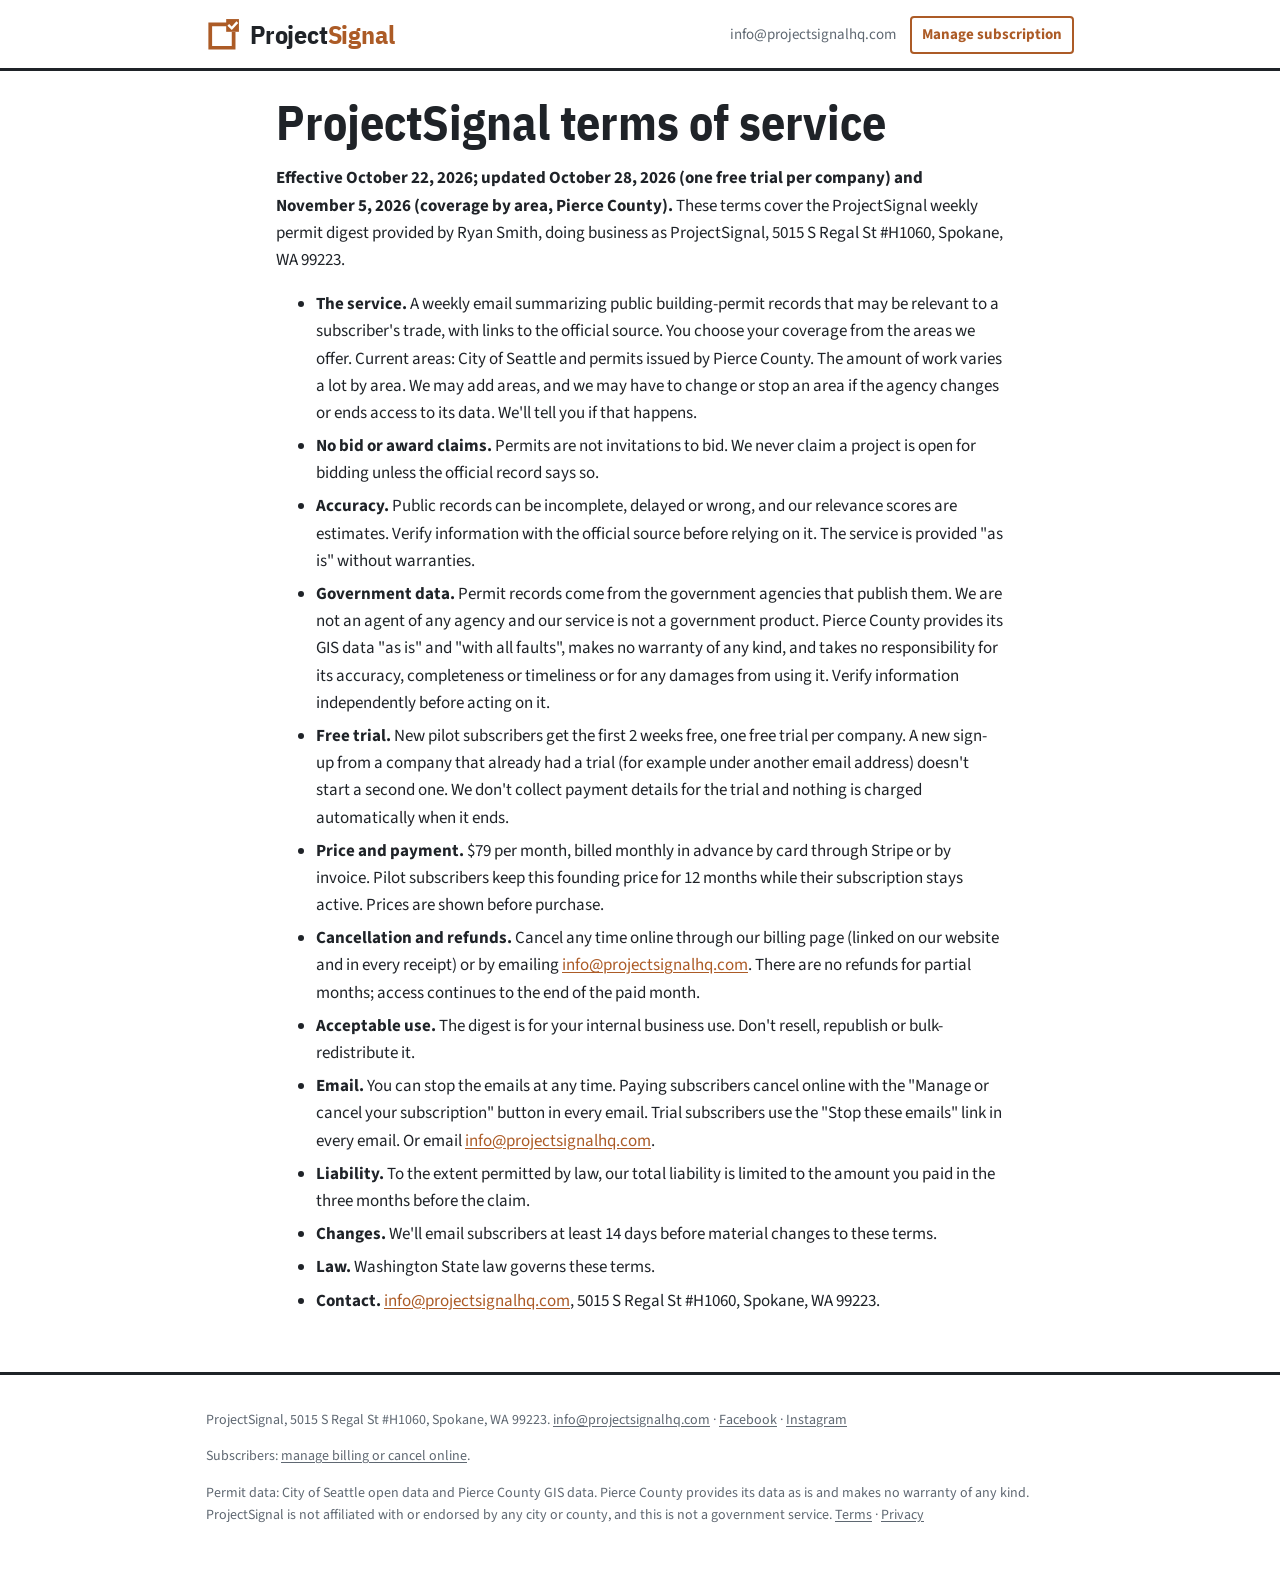
<file: terms.html>
<!doctype html>
<html lang="en">
<head>
<meta charset="utf-8">
<meta name="viewport" content="width=device-width,initial-scale=1">
<title>Terms of service | ProjectSignal</title>
<meta name="description" content="ProjectSignal terms of service">
<link rel="icon" href="favicon.svg" type="image/svg+xml">
<link rel="canonical" href="https://projectsignalhq.com/terms.html">
<meta property="og:type" content="website">
<meta property="og:site_name" content="ProjectSignal">
<meta property="og:title" content="Terms of service | ProjectSignal">
<meta property="og:description" content="ProjectSignal terms of service">
<meta property="og:url" content="https://projectsignalhq.com/terms.html">
<meta property="og:image" content="https://projectsignalhq.com/brand/og-card.png">
<meta property="og:image:width" content="1200">
<meta property="og:image:height" content="630">
<meta name="twitter:card" content="summary_large_image">
<link rel="preconnect" href="https://fonts.googleapis.com"><link rel="preconnect" href="https://fonts.gstatic.com" crossorigin><link rel="stylesheet" href="https://fonts.googleapis.com/css2?family=IBM+Plex+Mono:wght@500&family=IBM+Plex+Sans+Condensed:wght@600;700&family=Source+Sans+3:wght@400;600;700&display=swap">
<link rel="stylesheet" href="styles.css">
</head>
<body>
<header class="top"><div class="wrap"><a class="wordmark" href="index.html"><img src="favicon.svg" alt=""><span class="wm">Project<span>Signal</span></span></a><nav class="topnav"><a class="contact" href="mailto:info@projectsignalhq.com">info@projectsignalhq.com</a><a class="manage" href="https://billing.stripe.com/p/login/8x228q0Ri2bh69bcdr8Zq00">Manage subscription</a></nav></div></header>
<main class="wrap doc">
<h1>ProjectSignal terms of service</h1>
<p><strong>Effective October 22, 2026; updated October 28, 2026 (one free trial per company) and November 5, 2026 (coverage by area, Pierce County).</strong> These terms cover the ProjectSignal weekly permit digest provided by Ryan Smith, doing business as ProjectSignal, 5015 S Regal St #H1060, Spokane, WA 99223.</p>
<ul>
<li><strong>The service.</strong> A weekly email summarizing public building-permit records that may be relevant to a subscriber's trade, with links to the official source. You choose your coverage from the areas we offer. Current areas: City of Seattle and permits issued by Pierce County. The amount of work varies a lot by area. We may add areas, and we may have to change or stop an area if the agency changes or ends access to its data. We'll tell you if that happens.</li>
<li><strong>No bid or award claims.</strong> Permits are not invitations to bid. We never claim a project is open for bidding unless the official record says so.</li>
<li><strong>Accuracy.</strong> Public records can be incomplete, delayed or wrong, and our relevance scores are estimates. Verify information with the official source before relying on it. The service is provided "as is" without warranties.</li>
<li><strong>Government data.</strong> Permit records come from the government agencies that publish them. We are not an agent of any agency and our service is not a government product. Pierce County provides its GIS data "as is" and "with all faults", makes no warranty of any kind, and takes no responsibility for its accuracy, completeness or timeliness or for any damages from using it. Verify information independently before acting on it.</li>
<li><strong>Free trial.</strong> New pilot subscribers get the first 2 weeks free, one free trial per company. A new sign-up from a company that already had a trial (for example under another email address) doesn't start a second one. We don't collect payment details for the trial and nothing is charged automatically when it ends.</li>
<li><strong>Price and payment.</strong> $79 per month, billed monthly in advance by card through Stripe or by invoice. Pilot subscribers keep this founding price for 12 months while their subscription stays active. Prices are shown before purchase.</li>
<li><strong>Cancellation and refunds.</strong> Cancel any time online through our billing page (linked on our website and in every receipt) or by emailing <a href="mailto:info@projectsignalhq.com">info@projectsignalhq.com</a>. There are no refunds for partial months; access continues to the end of the paid month.</li>
<li><strong>Acceptable use.</strong> The digest is for your internal business use. Don't resell, republish or bulk-redistribute it.</li>
<li><strong>Email.</strong> You can stop the emails at any time. Paying subscribers cancel online with the "Manage or cancel your subscription" button in every email. Trial subscribers use the "Stop these emails" link in every email. Or email <a href="mailto:info@projectsignalhq.com">info@projectsignalhq.com</a>.</li>
<li><strong>Liability.</strong> To the extent permitted by law, our total liability is limited to the amount you paid in the three months before the claim.</li>
<li><strong>Changes.</strong> We'll email subscribers at least 14 days before material changes to these terms.</li>
<li><strong>Law.</strong> Washington State law governs these terms.</li>
<li><strong>Contact.</strong> <a href="mailto:info@projectsignalhq.com">info@projectsignalhq.com</a>, 5015 S Regal St #H1060, Spokane, WA 99223.</li>
</ul>
</main>
<footer><div class="wrap"><p>ProjectSignal, 5015 S Regal St #H1060, Spokane, WA 99223. <a href="mailto:info@projectsignalhq.com">info@projectsignalhq.com</a> · <a href="https://www.facebook.com/projectsignalhq" rel="noopener">Facebook</a> · <a href="https://www.instagram.com/projectsignalhq/" rel="noopener">Instagram</a></p><p>Subscribers: <a href="https://billing.stripe.com/p/login/8x228q0Ri2bh69bcdr8Zq00">manage billing or cancel online</a>.</p><p>Permit data: City of Seattle open data and Pierce County GIS data. Pierce County provides its data as is and makes no warranty of any kind. ProjectSignal is not affiliated with or endorsed by any city or county, and this is not a government service. <a href="terms.html">Terms</a> · <a href="privacy.html">Privacy</a></p></div></footer>
<script>try{var m=/[?&]ref=([A-Za-z0-9_-]{1,24})/.exec(location.search);if(m)localStorage.setItem("ps_ref",JSON.stringify({r:m[1],t:Date.now()}))}catch(e){}</script>
</body>
</html>
</file>
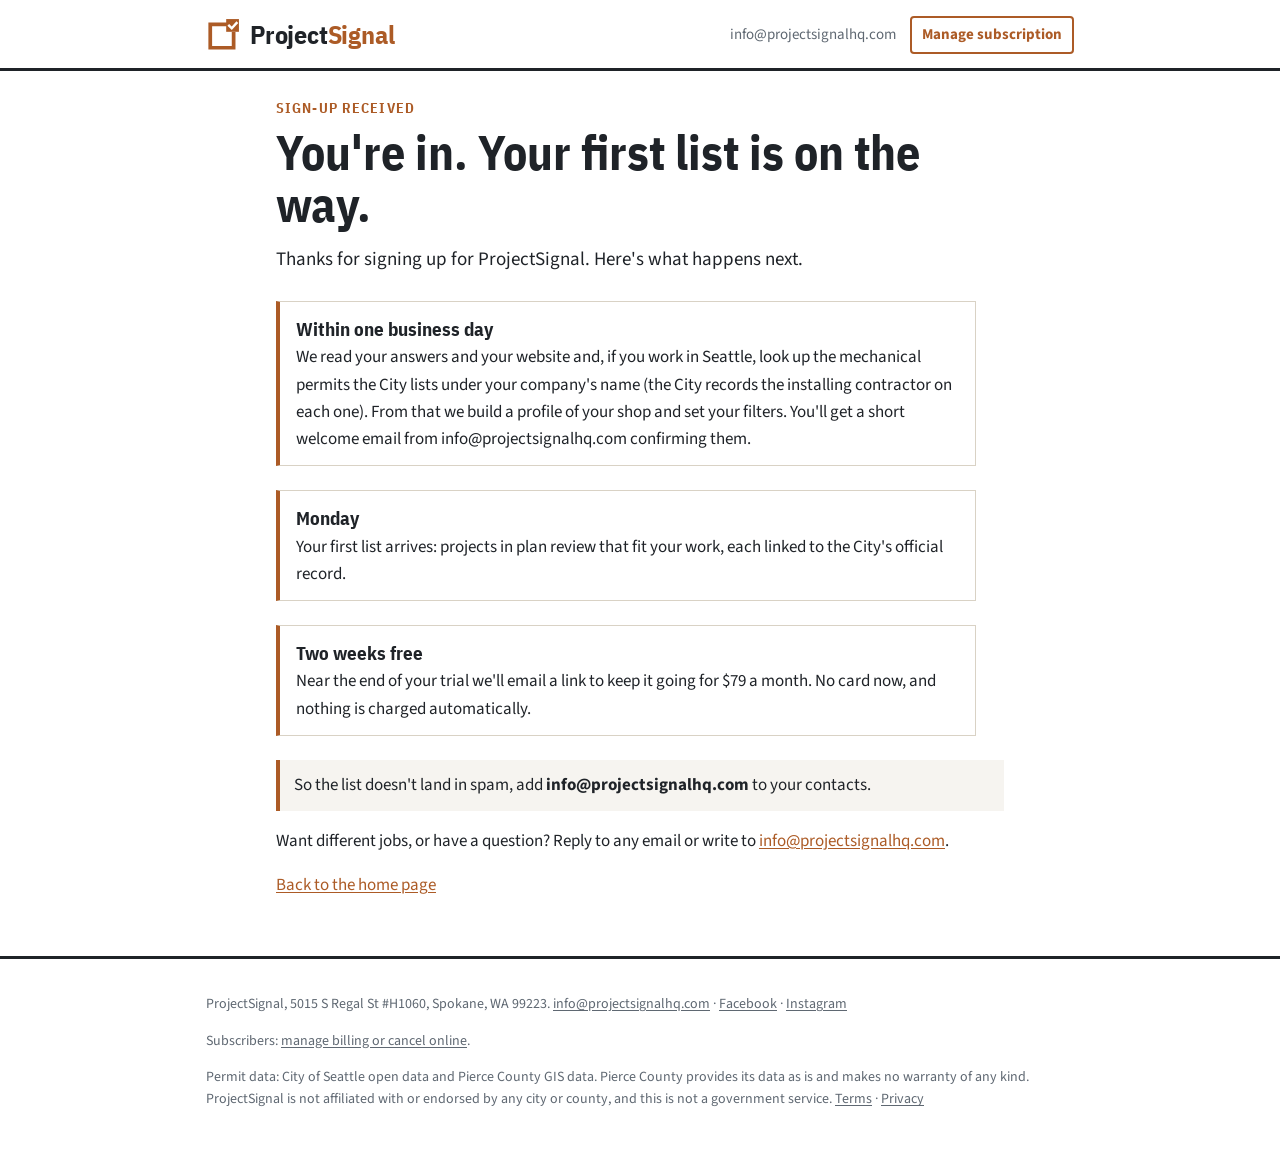
<file: welcome.html>
<!doctype html>
<html lang="en">
<head>
<meta charset="utf-8">
<meta name="viewport" content="width=device-width,initial-scale=1">
<title>You&#x27;re in | ProjectSignal</title>
<meta name="description" content="Your ProjectSignal sign-up is confirmed.">
<link rel="icon" href="favicon.svg" type="image/svg+xml">
<meta name="robots" content="noindex">
<link rel="canonical" href="https://projectsignalhq.com/welcome.html">
<meta property="og:type" content="website">
<meta property="og:site_name" content="ProjectSignal">
<meta property="og:title" content="You&#x27;re in | ProjectSignal">
<meta property="og:description" content="Your ProjectSignal sign-up is confirmed.">
<meta property="og:url" content="https://projectsignalhq.com/welcome.html">
<meta property="og:image" content="https://projectsignalhq.com/brand/og-card.png">
<meta property="og:image:width" content="1200">
<meta property="og:image:height" content="630">
<meta name="twitter:card" content="summary_large_image">
<link rel="preconnect" href="https://fonts.googleapis.com"><link rel="preconnect" href="https://fonts.gstatic.com" crossorigin><link rel="stylesheet" href="https://fonts.googleapis.com/css2?family=IBM+Plex+Mono:wght@500&family=IBM+Plex+Sans+Condensed:wght@600;700&family=Source+Sans+3:wght@400;600;700&display=swap">
<link rel="stylesheet" href="styles.css">
</head>
<body>
<header class="top"><div class="wrap"><a class="wordmark" href="index.html"><img src="favicon.svg" alt=""><span class="wm">Project<span>Signal</span></span></a><nav class="topnav"><a class="contact" href="mailto:info@projectsignalhq.com">info@projectsignalhq.com</a><a class="manage" href="https://billing.stripe.com/p/login/8x228q0Ri2bh69bcdr8Zq00">Manage subscription</a></nav></div></header>
<main class="wrap doc">
<p class="eyebrow">Sign-up received</p>
<h1 id="hello">You're in. Your first list is on the way.</h1>
<p class="lede">Thanks for signing up for ProjectSignal. Here's what happens next.</p>
<p class="notice" id="sentto" hidden>We've emailed a confirmation to <b id="sentto-addr"></b>. Not the right address? <a href="signup.html">Sign up again with the correct one</a>.</p>
<ol class="next">
  <li><b>Within one business day</b>We read your answers and your website and, if you work in Seattle, look up the mechanical permits the City lists under your company's name (the City records the installing contractor on each one). From that we build a profile of your shop and set your filters. You'll get a short welcome email from info@projectsignalhq.com confirming them.</li>
  <li><b>Monday</b>Your first list arrives: projects in plan review that fit your work, each linked to the City's official record.</li>
  <li><b>Two weeks free</b>Near the end of your trial we'll email a link to keep it going for $79 a month. No card now, and nothing is charged automatically.</li>
</ol>
<p class="notice">So the list doesn't land in spam, add <b>info@projectsignalhq.com</b> to your contacts.</p>
<p>Want different jobs, or have a question? Reply to any email or write to <a href="mailto:info@projectsignalhq.com">info@projectsignalhq.com</a>.</p>
<p><a href="index.html">Back to the home page</a></p>
</main>
<script>
(function () {
  var n = new URLSearchParams(location.search).get("n");
  var em = null;
  try { em = sessionStorage.getItem("ps_signup_email"); } catch (e) {}
  if (em) { document.getElementById("sentto-addr").textContent = em; document.getElementById("sentto").hidden = false; }
  if (n) document.getElementById("hello").textContent = "You're in, " + n.slice(0, 40) + ". Your first list is on the way.";
})();
</script>
<footer><div class="wrap"><p>ProjectSignal, 5015 S Regal St #H1060, Spokane, WA 99223. <a href="mailto:info@projectsignalhq.com">info@projectsignalhq.com</a> · <a href="https://www.facebook.com/projectsignalhq" rel="noopener">Facebook</a> · <a href="https://www.instagram.com/projectsignalhq/" rel="noopener">Instagram</a></p><p>Subscribers: <a href="https://billing.stripe.com/p/login/8x228q0Ri2bh69bcdr8Zq00">manage billing or cancel online</a>.</p><p>Permit data: City of Seattle open data and Pierce County GIS data. Pierce County provides its data as is and makes no warranty of any kind. ProjectSignal is not affiliated with or endorsed by any city or county, and this is not a government service. <a href="terms.html">Terms</a> · <a href="privacy.html">Privacy</a></p></div></footer>
<script>try{var m=/[?&]ref=([A-Za-z0-9_-]{1,24})/.exec(location.search);if(m)localStorage.setItem("ps_ref",JSON.stringify({r:m[1],t:Date.now()}))}catch(e){}</script>
</body>
</html>
</file>
<file: styles.css>
/* ProjectSignal: "Permit Mark" identity on white. Accent #AC5B26 (white text 4.9:1; on white 5.0:1+). */
:root{--paper:#FFFFFF;--sheet:#FFFFFF;--panel:#F6F4F0;--ink:#1F2328;--muted:#5F6872;--rule:#D9D2C5;--accent:#AC5B26;--on-accent:#FFFFFF;--link:#AC5B26}
*{box-sizing:border-box}
html{-webkit-text-size-adjust:100%}
body{margin:0;background:var(--paper);color:var(--ink);font:17px/1.6 "Source Sans 3",-apple-system,"Segoe UI",Roboto,Arial,sans-serif}
a{color:var(--link);text-underline-offset:2px}
h1,h2,h3,.wordmark,.eyebrow{font-family:"IBM Plex Sans Condensed","Arial Narrow",Arial,sans-serif}
.mono{font-family:"IBM Plex Mono",ui-monospace,Menlo,monospace;font-variant-numeric:tabular-nums}
.wrap{max-width:900px;margin:0 auto;padding-left:16px;padding-right:16px}
header.top{border-bottom:3px solid var(--ink)}
header.top .wrap{display:flex;align-items:center;justify-content:space-between;gap:12px;padding-top:14px;padding-bottom:12px}
.wordmark{display:flex;align-items:center;gap:10px;text-decoration:none;font-weight:700;font-size:26px;letter-spacing:-.2px;color:var(--ink)}
.wordmark .wm span{color:var(--accent)}
.wordmark img{width:34px;height:34px;display:block}
.top .contact{font-size:15px;color:var(--muted);text-decoration:none}
.hero{padding-top:40px;padding-bottom:28px}
.eyebrow{color:var(--accent);font-weight:700;font-size:14px;letter-spacing:.08em;text-transform:uppercase;margin:0 0 8px}
h1{font-size:clamp(32px,5.4vw,48px);line-height:1.08;margin:0 0 14px}
.lede{font-size:19px;margin:0 0 20px;max-width:680px}
.btn{display:inline-block;background:var(--accent);color:var(--on-accent);text-decoration:none;font-weight:700;padding:12px 20px;border-radius:4px}
.small{color:var(--muted);font-size:15px}
.sheet{background:var(--sheet);border:1px solid var(--rule);border-top:4px solid var(--accent);margin:8px 0 10px}
.sheet-head{display:flex;justify-content:space-between;flex-wrap:wrap;gap:6px 16px;padding:12px 16px;border-bottom:1px solid var(--rule);font-size:15px}
.sheet-head b{font-family:"IBM Plex Sans Condensed","Arial Narrow",Arial,sans-serif;font-size:19px}
.row{display:grid;grid-template-columns:130px 1fr;gap:4px 16px;padding:14px 16px;border-bottom:1px solid var(--rule)}
.row:last-child{border-bottom:0}
.value{font-weight:600;font-size:17px}
.desc{margin:0 0 4px}
.meta{color:var(--muted);font-size:14px}
.more{padding:12px 16px;background:var(--panel);font-weight:600}
section{padding-top:30px;padding-bottom:30px;border-top:1px solid var(--rule)}
h2{font-size:26px;margin:0 0 12px}
.note{background:var(--sheet);border-left:4px solid var(--accent);padding:16px 18px;max-width:700px}
.note p{margin:0 0 10px}
.note p:last-child{margin:0}
.terms{display:grid;grid-template-columns:repeat(auto-fit,minmax(240px,1fr));gap:12px;margin:0;padding:0;list-style:none}
.terms li{background:var(--sheet);border:1px solid var(--rule);padding:12px 14px}
.terms b{display:block}
footer{border-top:3px solid var(--ink);color:var(--muted);font-size:14px;padding-top:20px;padding-bottom:36px;margin-top:10px}
footer a{color:var(--muted)}
.doc{padding-top:26px;padding-bottom:30px;max-width:760px}
.doc li{margin:6px 0}
@media (max-width:560px){.row{grid-template-columns:1fr}.wordmark{font-size:22px}.top .contact{display:none}}
.steps{display:grid;grid-template-columns:repeat(auto-fit,minmax(300px,1fr));gap:14px;margin:0;padding:0;list-style:none}
.steps li{border:1px solid var(--rule);border-top:3px solid var(--ink);padding:14px 16px}
.steps b{display:block;font-family:"IBM Plex Sans Condensed","Arial Narrow",Arial,sans-serif;font-size:19px;margin-bottom:4px}
.preview .row{grid-template-columns:140px 1fr}
.lock{color:var(--muted);font-size:14px}
.price{font-family:"IBM Plex Sans Condensed","Arial Narrow",Arial,sans-serif;font-size:42px;font-weight:700;margin:0}
.price small{font-size:18px;font-weight:600;color:var(--muted)}
.included{columns:2 260px;column-gap:28px;padding-left:20px}
.included li{margin:0 0 8px;break-inside:avoid}
.stat{font-weight:700;color:var(--accent)}
@media (max-width:560px){.preview .row{grid-template-columns:1fr}.price{font-size:36px}}
.form{display:grid;gap:16px;max-width:640px;margin-top:20px}
.form label{display:grid;gap:6px;font-weight:600}
.form input:not([type=checkbox]),.form select,.form textarea{font:inherit;font-weight:400;padding:10px 12px;border:1px solid #B9B2A6;border-radius:4px;background:#fff;color:var(--ink);width:100%}
.form input:focus,.form select:focus,.form textarea:focus{outline:2px solid var(--accent);outline-offset:1px}
.form fieldset{border:1px solid var(--rule);padding:12px 14px;margin:0;display:grid;gap:6px}
.form legend{font-weight:600;padding:0 4px}
.form .opt{display:flex;gap:10px;align-items:flex-start;font-weight:400}
.form .opt input{margin-top:5px;width:18px;height:18px;accent-color:var(--accent)}
.form .consent{background:var(--panel);padding:12px 14px}
.two{display:grid;grid-template-columns:1fr 1fr;gap:16px}
.hint{font-weight:400;font-size:14px;color:var(--muted)}
.req{color:var(--accent)}
.hp{position:absolute;left:-9999px;width:1px;height:1px;overflow:hidden}
.error{color:#B42318;font-weight:600;margin:0}
.notice{background:var(--panel);padding:12px 14px;border-left:4px solid var(--accent)}
.form .btn{border:0;cursor:pointer;font:700 17px "Source Sans 3",-apple-system,"Segoe UI",Roboto,Arial,sans-serif;justify-self:start}
.form .btn:disabled{opacity:.6;cursor:default}
@media (max-width:560px){.two{grid-template-columns:1fr}}
/* Photos (Adobe Stock, Enhanced license; sources and license record in docs/site_publishing.md) */
.band{margin:0;border-top:1px solid var(--rule)}
.band img{display:block;width:100%;height:clamp(200px,34vw,420px);object-fit:cover;object-position:30% 60%}
.band+section{border-top:3px solid var(--ink)}
.photo{margin:18px 0 0}
.photo img{display:block;width:100%;height:clamp(190px,30vw,290px);object-fit:cover;border-top:3px solid var(--ink)}
.photo figcaption{color:var(--muted);font-size:15px;margin-top:8px;max-width:700px}
.ryan{display:grid;gap:18px}
.ryan .side{display:block;width:100%;height:100%;min-height:220px;max-height:320px;object-fit:cover}
@media (min-width:700px){.ryan:has(.side){grid-template-columns:1fr 1.4fr;align-items:stretch}.ryan .side{max-height:none}}
.next{list-style:none;margin:18px 0;padding:0;display:grid;gap:12px;max-width:700px}
.next li{border:1px solid var(--rule);border-left:4px solid var(--accent);padding:12px 16px}
.next b{display:block;font-family:"IBM Plex Sans Condensed","Arial Narrow",Arial,sans-serif;font-size:19px}
.topnav{display:flex;align-items:center;gap:14px}
.top .manage{font-size:15px;font-weight:700;color:var(--accent);text-decoration:none;border:2px solid var(--accent);border-radius:4px;padding:5px 10px;white-space:nowrap}
.top .manage:hover{background:var(--accent);color:var(--on-accent)}
@media (max-width:560px){.top .manage{font-size:14px;padding:4px 8px}}
</file>
